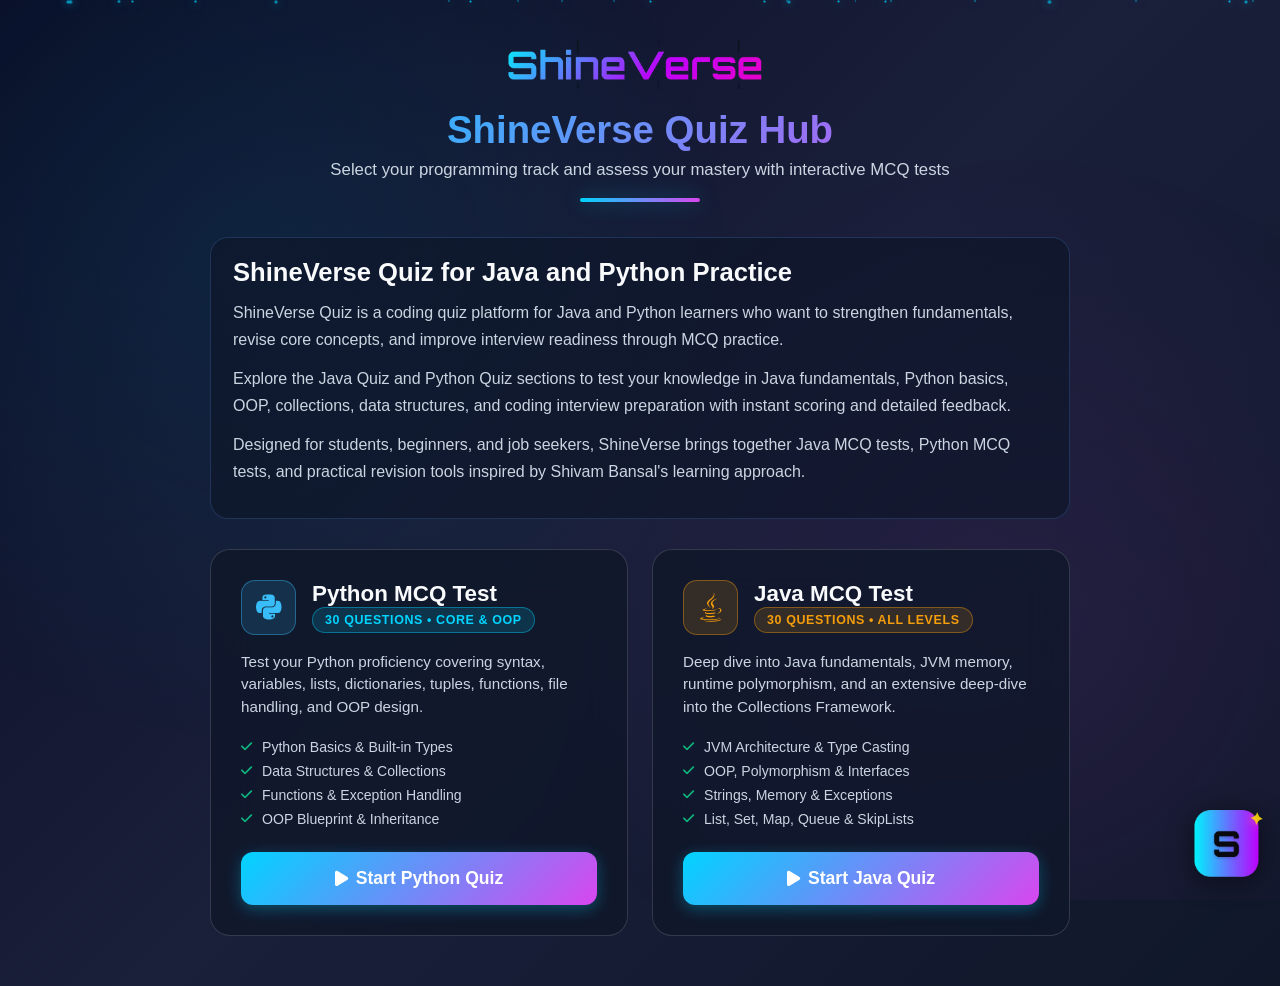
<file: index.html>
<!DOCTYPE html>
<html lang="en">

<head>
    <meta charset="UTF-8" />
    <meta name="viewport" content="width=device-width, initial-scale=1.0" />
    <title>ShineVerse Programming Quiz Hub | Java & Python MCQ Tests</title>
    <meta name="description" content="ShineVerse Quiz offers Java Quiz and Python Quiz practice tests for coding interview preparation, MCQ revision, and programming skill-building with Shivam Bansal's learning platform." />
    <meta name="robots" content="index,follow,max-image-preview:large,max-snippet:-1,max-video-preview:-1" />
    <meta name="author" content="ShineVerse | Shivam Bansal" />
    <meta name="keywords" content="ShineVerse Quiz, ShineVerse, Shivam Bansal, Java Quiz, Python Quiz, Java MCQ test, Python MCQ test, Java interview questions, Python interview questions, coding quiz, programming quiz, Java practice test, Python practice test, Java fundamentals quiz, Python fundamentals quiz, coding interview preparation, online quiz platform, Java and Python learning, ShineVerse Academy" />
    <meta name="theme-color" content="#0b1020" />
    <link rel="canonical" href="https://shineverse-quiz.vercel.app/" />
    <link rel="preconnect" href="https://fonts.googleapis.com" />
    <link rel="preconnect" href="https://cdnjs.cloudflare.com" />
    <meta property="og:type" content="website" />
    <meta property="og:title" content="ShineVerse Quiz Hub | Java & Python MCQ Practice" />
    <meta property="og:description" content="Practice Java and Python with ShineVerse Quiz, designed for coding interview prep, MCQ tests, and learner growth." />
    <meta property="og:url" content="https://shineverse-quiz.vercel.app/" />
    <meta property="og:image" content="https://shineverse-quiz.vercel.app/social-preview.svg" />
    <meta property="og:image:alt" content="ShineVerse Quiz Hub preview" />
    <meta property="og:site_name" content="ShineVerse Quiz Hub" />
    <meta name="twitter:card" content="summary_large_image" />
    <meta name="twitter:title" content="ShineVerse Quiz Hub | Java & Python MCQ Practice" />
    <meta name="twitter:description" content="Java Quiz and Python Quiz practice for interview prep, problem solving, and learning with ShineVerse." />
    <meta name="twitter:image" content="https://shineverse-quiz.vercel.app/social-preview.svg" />
    <script type="application/ld+json">
        {
          "@context": "https://schema.org",
          "@type": "WebSite",
          "name": "ShineVerse Quiz Hub",
          "url": "https://shineverse-quiz.vercel.app/",
          "description": "Java Quiz and Python Quiz platform for coding practice and interview preparation.",
          "publisher": {
            "@type": "Organization",
            "name": "ShineVerse",
            "url": "https://shivambansal.co.in"
          },
          "potentialAction": {
            "@type": "SearchAction",
            "target": "https://shineverse-quiz.vercel.app/?q={search_term_string}",
            "query-input": "required name=search_term_string"
          }
        }
    </script>

    <link rel="stylesheet" href="Java_Quiz/style.css" />
    <link href="https://cdnjs.cloudflare.com/ajax/libs/font-awesome/6.4.0/css/all.min.css" rel="stylesheet" />
    <link rel="stylesheet" href="https://unpkg.com/aos@2.3.1/dist/aos.css" />
    <style>
        .hub-grid {
            display: grid;
            grid-template-columns: repeat(auto-fit, minmax(320px, 1fr));
            gap: 24px;
            margin: 30px 0;
        }

        .quiz-card {
            background: rgba(15, 23, 42, 0.8);
            border: 1px solid var(--border-color);
            border-radius: 20px;
            padding: 30px;
            display: flex;
            flex-direction: column;
            justify-content: space-between;
            transition: var(--transition);
            position: relative;
            overflow: hidden;
            backdrop-filter: blur(20px);
        }

        .quiz-card:hover {
            transform: translateY(-8px);
            box-shadow: 0 12px 35px rgba(0, 212, 255, 0.25);
            border-color: var(--primary);
        }

        .quiz-card-header {
            display: flex;
            align-items: center;
            gap: 16px;
            margin-bottom: 16px;
        }

        .quiz-icon-badge {
            width: 55px;
            height: 55px;
            border-radius: 14px;
            display: flex;
            align-items: center;
            justify-content: center;
            font-size: 1.8rem;
        }

        .icon-python {
            background: rgba(56, 189, 248, 0.15);
            color: #38bdf8;
            border: 1px solid rgba(56, 189, 248, 0.4);
        }

        .icon-java {
            background: rgba(245, 158, 11, 0.15);
            color: #f59e0b;
            border: 1px solid rgba(245, 158, 11, 0.4);
        }

        .quiz-card-title {
            font-size: 1.4rem;
            font-weight: 700;
            color: var(--text-primary);
        }

        .quiz-card-desc {
            font-size: 0.95rem;
            color: var(--text-secondary);
            line-height: 1.5;
            margin-bottom: 20px;
        }

        .quiz-features-list {
            list-style: none;
            padding: 0;
            margin-bottom: 25px;
            display: flex;
            flex-direction: column;
            gap: 8px;
        }

        .quiz-features-list li {
            font-size: 0.88rem;
            color: var(--text-secondary);
            display: flex;
            align-items: center;
            gap: 10px;
        }

        .quiz-features-list li i {
            color: var(--success);
            font-size: 0.8rem;
        }

        .seo-copy {
            margin: 20px 0 10px;
            padding: 20px 22px;
            border: 1px solid rgba(95, 160, 255, 0.2);
            border-radius: 18px;
            background: rgba(15, 23, 42, 0.72);
        }

        .seo-copy h2 {
            margin-bottom: 12px;
            font-size: clamp(1.5rem, 2vw, 2.1rem);
            color: var(--text-primary);
        }

        .seo-copy p {
            margin: 0 0 12px;
            color: var(--text-secondary);
            line-height: 1.7;
            font-size: 1rem;
        }

        @media (max-width: 640px) {
            .container {
                padding-left: 16px;
                padding-right: 16px;
            }

            .quiz-card {
                padding: 22px 18px;
            }

            .quiz-card-header {
                align-items: flex-start;
                flex-direction: column;
            }

            .quiz-card-title {
                font-size: 1.2rem;
            }

            .footer-branding {
                top: 16px;
                right: 16px;
            }
        }
    </style>
</head>

<body>
    <div id="particlesContainer"></div>

    <a href="https://shivambansal.co.in" target="_blank" class="footer-branding">
        <img src="Java_Quiz/ShineVerseLogo.png" alt="ShineVerse Logo" height="75px" width="75px" />
    </a>

    <div class="container">
        <header data-aos="fade-down">
            <div class="logo">
                <a href="https://shivambansal.co.in" target="_blank">
                    <img src="Java_Quiz/ShineVerse.png" alt="ShineVerse Logo" />
                </a>
            </div>
            <h1>ShineVerse Quiz Hub</h1>
            <p class="subtitle">Select your programming track and assess your mastery with interactive MCQ tests</p>
        </header>

        <section class="seo-copy" data-aos="fade-up">
            <h2>ShineVerse Quiz for Java and Python Practice</h2>
            <p>
                ShineVerse Quiz is a coding quiz platform for Java and Python learners who want to strengthen fundamentals, revise core concepts, and improve interview readiness through MCQ practice.
            </p>
            <p>
                Explore the Java Quiz and Python Quiz sections to test your knowledge in Java fundamentals, Python basics, OOP, collections, data structures, and coding interview preparation with instant scoring and detailed feedback.
            </p>
            <p>
                Designed for students, beginners, and job seekers, ShineVerse brings together Java MCQ tests, Python MCQ tests, and practical revision tools inspired by Shivam Bansal's learning approach.
            </p>
        </section>

        <div class="hub-grid">
            <!-- Python Quiz Card -->
            <div class="quiz-card" data-aos="fade-right" data-aos-delay="100">
                <div>
                    <div class="quiz-card-header">
                        <div class="quiz-icon-badge icon-python">
                            <i class="fab fa-python"></i>
                        </div>
                        <div>
                            <div class="quiz-card-title">Python MCQ Test</div>
                            <span class="badge badge-category">30 Questions • Core &amp; OOP</span>
                        </div>
                    </div>
                    <p class="quiz-card-desc">
                        Test your Python proficiency covering syntax, variables, lists, dictionaries, tuples, functions, file handling, and OOP design.
                    </p>
                    <ul class="quiz-features-list">
                        <li><i class="fas fa-check"></i> Python Basics &amp; Built-in Types</li>
                        <li><i class="fas fa-check"></i> Data Structures &amp; Collections</li>
                        <li><i class="fas fa-check"></i> Functions &amp; Exception Handling</li>
                        <li><i class="fas fa-check"></i> OOP Blueprint &amp; Inheritance</li>
                    </ul>
                </div>
                <a href="Python_Quiz/index.html" class="btn btn-primary btn-lg" style="width: 100%;">
                    <i class="fas fa-play"></i> Start Python Quiz
                </a>
            </div>

            <!-- Java Quiz Card -->
            <div class="quiz-card" data-aos="fade-left" data-aos-delay="200">
                <div>
                    <div class="quiz-card-header">
                        <div class="quiz-icon-badge icon-java">
                            <i class="fab fa-java"></i>
                        </div>
                        <div>
                            <div class="quiz-card-title">Java MCQ Test</div>
                            <span class="badge badge-medium">30 Questions • All Levels</span>
                        </div>
                    </div>
                    <p class="quiz-card-desc">
                        Deep dive into Java fundamentals, JVM memory, runtime polymorphism, and an extensive deep-dive into the Collections Framework.
                    </p>
                    <ul class="quiz-features-list">
                        <li><i class="fas fa-check"></i> JVM Architecture &amp; Type Casting</li>
                        <li><i class="fas fa-check"></i> OOP, Polymorphism &amp; Interfaces</li>
                        <li><i class="fas fa-check"></i> Strings, Memory &amp; Exceptions</li>
                        <li><i class="fas fa-check"></i> List, Set, Map, Queue &amp; SkipLists</li>
                    </ul>
                </div>
                <a href="Java_Quiz/index.html" class="btn btn-primary btn-lg" style="width: 100%;">
                    <i class="fas fa-play"></i> Start Java Quiz
                </a>
            </div>
        </div>
    </div>

    <script src="https://unpkg.com/aos@2.3.1/dist/aos.js"></script>
    <script>
        // Background particles
        function createParticles() {
            const container = document.getElementById("particlesContainer");
            if (!container) return;
            for (let i = 0; i < 25; i++) {
                const particle = document.createElement("div");
                particle.className = "particle";
                particle.style.left = Math.random() * 100 + "%";
                particle.style.animationDelay = Math.random() * 20 + "s";
                particle.style.animationDuration = 15 + Math.random() * 20 + "s";
                particle.style.width = particle.style.height = (Math.random() * 3 + 1.5) + "px";
                container.appendChild(particle);
            }
        }
        document.addEventListener("DOMContentLoaded", () => {
            createParticles();
            if (typeof AOS !== "undefined") {
                AOS.init({ duration: 800, once: true });
            }
        });
    </script>
</body>

</html>
</file>
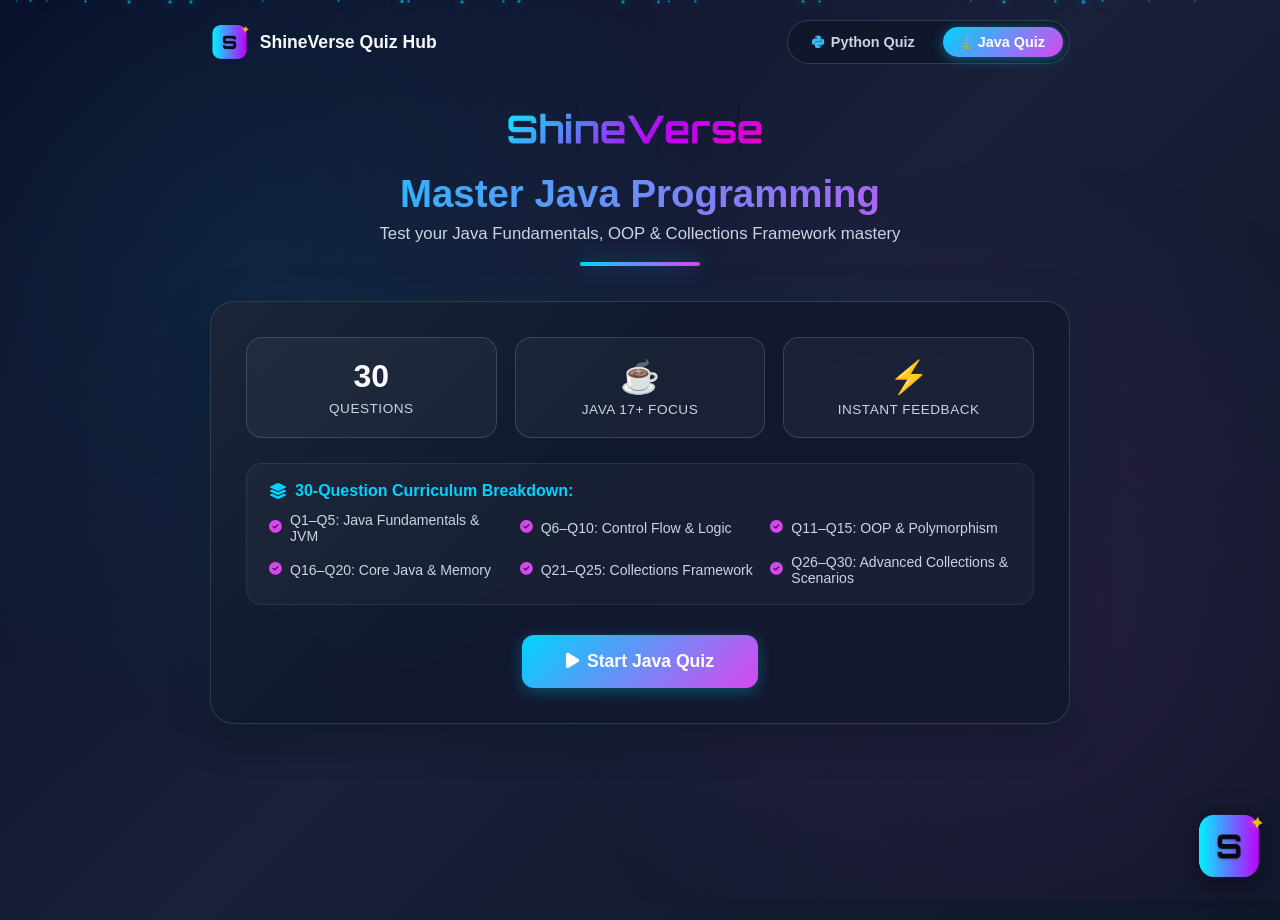
<file: Java Quiz/index.html>
<!DOCTYPE html>
<html lang="en">

<head>
    <meta charset="UTF-8" />
    <meta name="viewport" content="width=device-width, initial-scale=1.0" />
    <title>Java MCQ Test - ShineVerse</title>
    <meta name="description" content="Take the ShineVerse Java Quiz to practice Java MCQ questions on OOP, collections, JVM, fundamentals, and interview-ready coding concepts." />
    <meta name="robots" content="index,follow,max-image-preview:large,max-snippet:-1,max-video-preview:-1" />
    <meta name="author" content="ShineVerse | Shivam Bansal" />
    <meta name="keywords" content="Java Quiz, Java MCQ test, ShineVerse Quiz, Java fundamentals quiz, Java interview questions, Java practice questions, OOP quiz, Java collections quiz, Java programming test, Shivam Bansal, ShineVerse Academy, Java coding quiz" />
    <meta name="theme-color" content="#0b1020" />
    <link rel="canonical" href="https://shineverse-quiz.vercel.app/Java%20Quiz/index.html" />
    <link rel="preconnect" href="https://fonts.googleapis.com" />
    <link rel="preconnect" href="https://cdnjs.cloudflare.com" />
    <meta property="og:type" content="website" />
    <meta property="og:title" content="Java MCQ Test - ShineVerse" />
    <meta property="og:description" content="Challenge your Java knowledge with ShineVerse MCQ questions on fundamentals, OOP, memory, and collections." />
    <meta property="og:url" content="https://shineverse-quiz.vercel.app/Java%20Quiz/index.html" />
    <meta property="og:image" content="https://shineverse-quiz.vercel.app/social-preview.svg" />
    <meta property="og:image:alt" content="ShineVerse Java Quiz preview" />
    <meta property="og:site_name" content="ShineVerse Quiz Hub" />
    <meta name="twitter:card" content="summary_large_image" />
    <meta name="twitter:title" content="Java MCQ Test - ShineVerse" />
    <meta name="twitter:description" content="Practice Java fundamentals, OOP, and collections with a complete ShineVerse quiz challenge." />
    <meta name="twitter:image" content="https://shineverse-quiz.vercel.app/social-preview.svg" />
    <script type="application/ld+json">
        {
          "@context": "https://schema.org",
          "@type": "Quiz",
          "name": "Java MCQ Test - ShineVerse",
          "description": "A Java programming MCQ assessment covering fundamentals, OOP, collections, and interview-ready Java concepts.",
          "learningResourceType": "Quiz",
          "educationalLevel": "Intermediate",
          "provider": {
            "@type": "Organization",
            "name": "ShineVerse",
            "url": "https://shivambansal.co.in"
          }
        }
    </script>

    <link rel="stylesheet" href="style.css" />
    <link href="https://cdnjs.cloudflare.com/ajax/libs/font-awesome/6.4.0/css/all.min.css" rel="stylesheet" />
    <link rel="stylesheet" href="https://unpkg.com/aos@2.3.1/dist/aos.css" />
</head>

<body>
    <div id="particlesContainer"></div>

    <!-- Navigation Bar & Quiz Switcher -->
    <nav class="top-nav" data-aos="fade-down">
        <a href="https://shivambansal.co.in" target="_blank" class="nav-brand-link">
            <img src="ShineVerseLogo.png" alt="ShineVerse Logo" class="nav-brand-img" />
            <span>ShineVerse Quiz Hub</span>
        </a>
        <div class="quiz-switcher">
            <a href="../Python Quiz/index.html" class="switch-tab">
                <i class="fab fa-python" style="color: #38bdf8;"></i> Python Quiz
            </a>
            <a href="index.html" class="switch-tab active">
                <i class="fab fa-java" style="color: #f59e0b;"></i> Java Quiz
            </a>
        </div>
    </nav>

    <!-- Floating Footer Branding -->
    <a href="https://shivambansal.co.in" target="_blank" class="footer-branding">
        <img src="ShineVerseLogo.png" alt="ShineVerse Logo" height="70px" width="70px" />
    </a>

    <div class="container">
        <!-- Main Header -->
        <header data-aos="fade-down">
            <div class="logo">
                <a href="https://shivambansal.co.in" target="_blank">
                    <img src="ShineVerse.png" alt="ShineVerse Logo" />
                </a>
            </div>
            <h1>Master Java Programming</h1>
            <p class="subtitle" id="subtitle">Test your Java Fundamentals, OOP &amp; Collections Framework mastery</p>
        </header>

        <!-- Start Screen -->
        <section id="startScreen" class="card screen-enter" data-aos="fade-up">
            <div class="stats">
                <div class="stat" data-aos="zoom-in" data-aos-delay="100">
                    <div class="number" id="questionCountStat">30</div>
                    <div class="label">Questions</div>
                </div>
                <div class="stat" data-aos="zoom-in" data-aos-delay="200">
                    <div class="number">☕</div>
                    <div class="label">Java 17+ Focus</div>
                </div>
                <div class="stat" data-aos="zoom-in" data-aos-delay="300">
                    <div class="number">⚡</div>
                    <div class="label">Instant Feedback</div>
                </div>
            </div>

            <!-- Curriculum Overview -->
            <div class="curriculum-preview" data-aos="fade-up" data-aos-delay="350">
                <div class="curriculum-title">
                    <i class="fas fa-layer-group"></i> 30-Question Curriculum Breakdown:
                </div>
                <div class="curriculum-grid">
                    <div class="curriculum-item"><i class="fas fa-check-circle"></i> Q1–Q5: Java Fundamentals &amp; JVM</div>
                    <div class="curriculum-item"><i class="fas fa-check-circle"></i> Q6–Q10: Control Flow &amp; Logic</div>
                    <div class="curriculum-item"><i class="fas fa-check-circle"></i> Q11–Q15: OOP &amp; Polymorphism</div>
                    <div class="curriculum-item"><i class="fas fa-check-circle"></i> Q16–Q20: Core Java &amp; Memory</div>
                    <div class="curriculum-item"><i class="fas fa-check-circle"></i> Q21–Q25: Collections Framework</div>
                    <div class="curriculum-item"><i class="fas fa-check-circle"></i> Q26–Q30: Advanced Collections &amp; Scenarios</div>
                </div>
            </div>

            <div class="center">
                <button class="btn btn-primary btn-lg" id="startBtn" data-aos="fade-up" data-aos-delay="400">
                    <i class="fas fa-play"></i> Start Java Quiz
                </button>
            </div>
        </section>

        <!-- Quiz Screen -->
        <section id="quizScreen" class="card hidden screen-enter">
            <div class="quiz-header">
                <div class="progress-bar">
                    <div class="progress-fill" id="progressFill"></div>
                </div>

                <div class="progress-text">
                    <span id="questionCounter">Question 1 of 30</span>
                    <span id="answeredCounter">0 of 30 answered</span>
                </div>

                <div class="badge-group">
                    <span class="badge badge-category" id="badgeCategory">Java Fundamentals</span>
                    <span class="badge badge-easy" id="badgeDifficulty">Easy</span>
                    <button class="btn btn-outline" id="hintBtn" style="margin-left: auto;" title="Click or press 'H' for a hint">
                        <i class="fas fa-lightbulb"></i> Hint
                    </button>
                </div>

                <div id="hintContainer" class="hidden"></div>
            </div>

            <div class="quiz-content">
                <div class="question-text-wrapper" id="questionContent"></div>
                <div class="options" id="optionsContainer"></div>
            </div>

            <div class="nav">
                <button class="btn btn-secondary" id="prevBtn">
                    <i class="fas fa-chevron-left"></i> Previous
                </button>
                <div class="nav-group">
                    <button class="btn btn-primary" id="nextBtn">
                        Next <i class="fas fa-chevron-right"></i>
                    </button>
                    <button class="btn btn-success hidden" id="submitBtn">
                        <i class="fas fa-check-circle"></i> Submit Java Quiz
                    </button>
                </div>
            </div>
        </section>

        <!-- Results Screen -->
        <section id="resultScreen" class="card hidden center-text screen-enter">
            <div class="result-header" data-aos="zoom-in">
                <div class="result-emoji" id="resultEmoji">🎉</div>
                <h2 class="result-title" id="resultTitle">Outstanding Mastery!</h2>
                <div id="performanceBadge" class="feedback-badge perf-excellent">Performance: Excellent</div>
                <p class="feedback-message" id="feedbackMessage">You have demonstrated exceptional Java skills.</p>
            </div>

            <!-- Glowing Circular Score Progress -->
            <div class="result-stats" data-aos="fade-up" data-aos-delay="200">
                <div class="score-circle">
                    <svg viewBox="0 0 100 100">
                        <defs>
                            <linearGradient id="circleGradient" x1="0%" y1="0%" x2="100%" y2="100%">
                                <stop offset="0%" style="stop-color:#00d4ff;stop-opacity:1" />
                                <stop offset="100%" style="stop-color:#d946ef;stop-opacity:1" />
                            </linearGradient>
                        </defs>
                        <circle cx="50" cy="50" r="45" class="progress-circle-bg"></circle>
                        <circle cx="50" cy="50" r="45" class="progress-circle-fill" id="progressCircle"></circle>
                    </svg>
                    <div class="score-text">
                        <span class="score-percentage" id="finalPercentage">0%</span>
                    </div>
                </div>
            </div>

            <!-- Metric Summary Grid -->
            <div class="result-details" data-aos="fade-up" data-aos-delay="300">
                <h3 id="resultScore">You scored 0 / 30</h3>

                <div class="stats-grid">
                    <div class="detail-stat">
                        <div class="detail-label">Correct Answers</div>
                        <div class="detail-value" id="correctCount" style="color: var(--success);">0</div>
                    </div>
                    <div class="detail-stat">
                        <div class="detail-label">Wrong Answers</div>
                        <div class="detail-value" id="incorrectCount" style="color: var(--danger);">0</div>
                    </div>
                    <div class="detail-stat">
                        <div class="detail-label">Accuracy Rate</div>
                        <div class="detail-value" id="accuracyRate" style="color: var(--primary);">0%</div>
                    </div>
                </div>
            </div>

            <!-- Result Actions -->
            <div class="result-actions" data-aos="fade-up" data-aos-delay="350">
                <a href="../Python Quiz/index.html" class="btn btn-secondary">
                    <i class="fab fa-python"></i> Try Python Quiz
                </a>
            </div>

            <!-- Answer Review Section -->
            <div class="review-container" id="reviewSection">
                <div class="review-header">
                    <div class="review-title">
                        <i class="fas fa-clipboard-check" style="color: var(--primary);"></i> Detailed Answer Review
                    </div>
                    <div class="review-filter-group">
                        <button class="filter-btn active" data-filter="all">All (30)</button>
                        <button class="filter-btn" data-filter="correct">Correct</button>
                        <button class="filter-btn" data-filter="incorrect">Incorrect</button>
                    </div>
                </div>

                <div class="review-list" id="reviewList"></div>
            </div>
        </section>

        <!-- Blocked Screen (for saved state) -->
        <section id="blockedScreen" class="card hidden center-text screen-enter">
            <div class="blocked-content" data-aos="zoom-in">
                <div class="blocked-emoji">🔒</div>
                <h2 class="blocked-title">Java Quiz Completed!</h2>
                <p class="blocked-message">You have already completed this session. Your score has been securely saved.</p>

                <div class="saved-score-display" data-aos="fade-up" data-aos-delay="200">
                    <p class="saved-score-label">Your Saved Score:</p>
                    <p class="saved-score" id="savedScore">0%</p>
                </div>

                <div class="blocked-actions">
                    <a href="../Python Quiz/index.html" class="btn btn-secondary">
                        <i class="fab fa-python"></i> Go to Python Quiz
                    </a>
                </div>
            </div>
        </section>
    </div>

    <!-- Scripts -->
    <script src="data.js"></script>
    <script src="script.js"></script>
    <script src="https://unpkg.com/aos@2.3.1/dist/aos.js"></script>
</body>

</html>
</file>
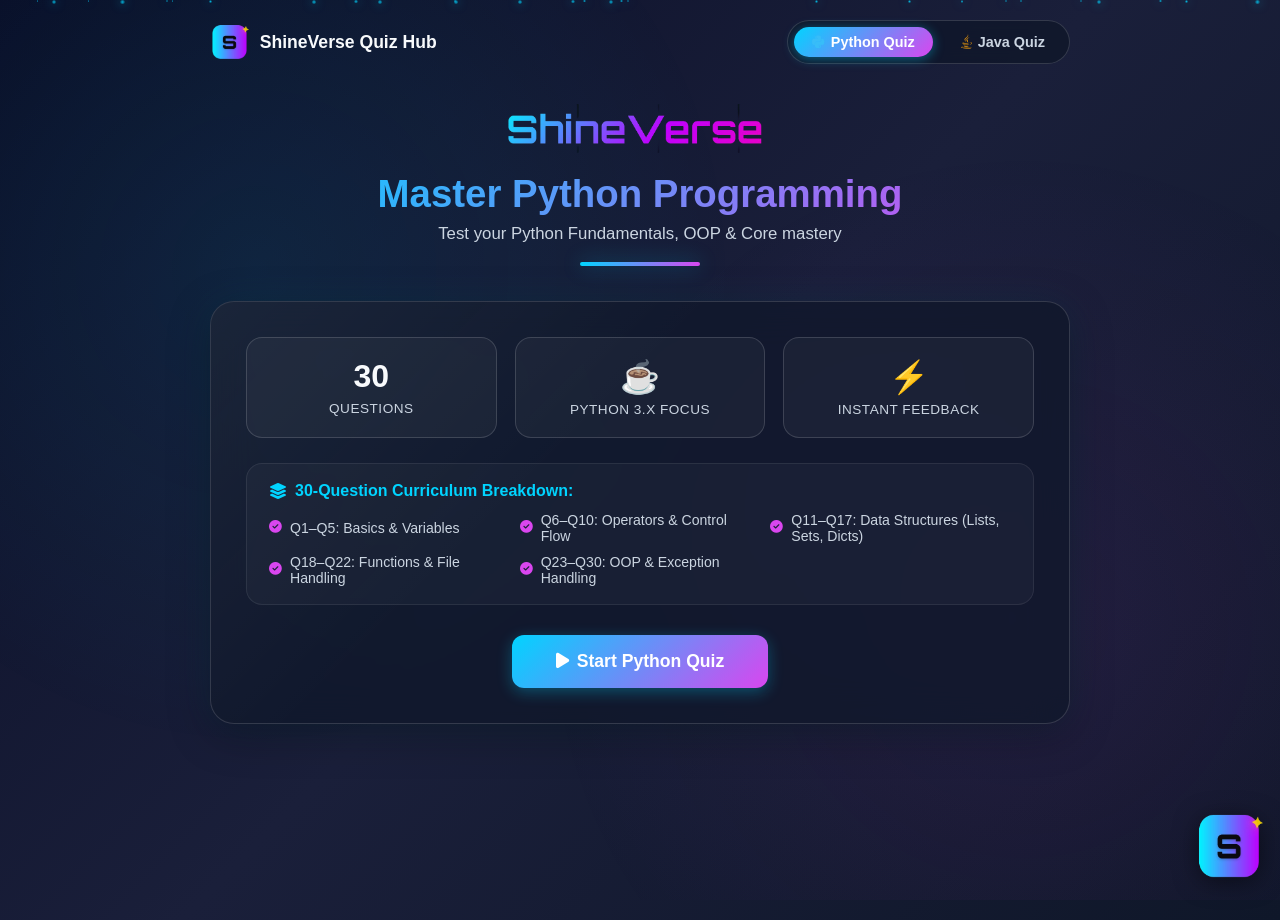
<file: Python Quiz/index.html>
<!DOCTYPE html>
<html lang="en">

<head>
    <meta charset="UTF-8" />
    <meta name="viewport" content="width=device-width, initial-scale=1.0" />
    <title>Python MCQ Test - ShineVerse</title>
    <meta name="description" content="Take the ShineVerse Python Quiz to practice Python MCQ questions on data structures, OOP, control flow, and interview-ready programming concepts." />
    <meta name="robots" content="index,follow,max-image-preview:large,max-snippet:-1,max-video-preview:-1" />
    <meta name="author" content="ShineVerse | Shivam Bansal" />
    <meta name="keywords" content="Python Quiz, Python MCQ test, ShineVerse Quiz, Python fundamentals quiz, Python interview questions, Python practice questions, OOP quiz, data structures quiz, Python programming test, Shivam Bansal, ShineVerse Academy, Python coding quiz" />
    <meta name="theme-color" content="#0b1020" />
    <link rel="canonical" href="https://shineverse-quiz.vercel.app/Python%20Quiz/index.html" />
    <link rel="preconnect" href="https://fonts.googleapis.com" />
    <link rel="preconnect" href="https://cdnjs.cloudflare.com" />
    <meta property="og:type" content="website" />
    <meta property="og:title" content="Python MCQ Test - ShineVerse" />
    <meta property="og:description" content="Sharpen your Python skills with ShineVerse MCQ coverage on syntax, data structures, OOP, and exceptions." />
    <meta property="og:url" content="https://shineverse-quiz.vercel.app/Python%20Quiz/index.html" />
    <meta property="og:image" content="https://shineverse-quiz.vercel.app/social-preview.svg" />
    <meta property="og:image:alt" content="ShineVerse Python Quiz preview" />
    <meta property="og:site_name" content="ShineVerse Quiz Hub" />
    <meta name="twitter:card" content="summary_large_image" />
    <meta name="twitter:title" content="Python MCQ Test - ShineVerse" />
    <meta name="twitter:description" content="Test Python basics, OOP, and data structures with a complete ShineVerse quiz challenge." />
    <meta name="twitter:image" content="https://shineverse-quiz.vercel.app/social-preview.svg" />
    <script type="application/ld+json">
        {
          "@context": "https://schema.org",
          "@type": "Quiz",
          "name": "Python MCQ Test - ShineVerse",
          "description": "A Python programming MCQ assessment covering fundamentals, control flow, data structures, OOP, and interview-ready Python concepts.",
          "learningResourceType": "Quiz",
          "educationalLevel": "Intermediate",
          "provider": {
            "@type": "Organization",
            "name": "ShineVerse",
            "url": "https://shivambansal.co.in"
          }
        }
    </script>

    <link rel="stylesheet" href="style.css" />
    <link href="https://cdnjs.cloudflare.com/ajax/libs/font-awesome/6.4.0/css/all.min.css" rel="stylesheet" />
    <link rel="stylesheet" href="https://unpkg.com/aos@2.3.1/dist/aos.css" />
</head>

<body>
    <div id="particlesContainer"></div>

    <!-- Navigation Bar & Quiz Switcher -->
    <nav class="top-nav" data-aos="fade-down">
        <a href="https://shivambansal.co.in" target="_blank" class="nav-brand-link">
            <img src="ShineVerseLogo.png" alt="ShineVerse Logo" class="nav-brand-img" />
            <span>ShineVerse Quiz Hub</span>
        </a>
        <div class="quiz-switcher">
            <a href="index.html" class="switch-tab active">
                <i class="fab fa-python" style="color: #38bdf8;"></i> Python Quiz
            </a>
            <a href="../Java Quiz/index.html" class="switch-tab">
                <i class="fab fa-java" style="color: #f59e0b;"></i> Java Quiz
            </a>
        </div>
    </nav>

    <!-- Floating Footer Branding -->
    <a href="https://shivambansal.co.in" target="_blank" class="footer-branding">
        <img src="ShineVerseLogo.png" alt="ShineVerse Logo" height="70px" width="70px" />
    </a>

    <div class="container">
        <!-- Main Header -->
        <header data-aos="fade-down">
            <div class="logo">
                <a href="https://shivambansal.co.in" target="_blank">
                    <img src="ShineVerse.png" alt="ShineVerse Logo" />
                </a>
            </div>
            <h1>Master Python Programming</h1>
            <p class="subtitle" id="subtitle">Test your Python Fundamentals, OOP &amp; Core mastery</p>
        </header>

        <!-- Start Screen -->
        <section id="startScreen" class="card screen-enter" data-aos="fade-up">
            <div class="stats">
                <div class="stat" data-aos="zoom-in" data-aos-delay="100">
                    <div class="number" id="questionCountStat">30</div>
                    <div class="label">Questions</div>
                </div>
                <div class="stat" data-aos="zoom-in" data-aos-delay="200">
                    <div class="number">☕</div>
                    <div class="label">Python 3.x Focus</div>
                </div>
                <div class="stat" data-aos="zoom-in" data-aos-delay="300">
                    <div class="number">⚡</div>
                    <div class="label">Instant Feedback</div>
                </div>
            </div>

            <!-- Curriculum Overview -->
            <div class="curriculum-preview" data-aos="fade-up" data-aos-delay="350">
                <div class="curriculum-title">
                    <i class="fas fa-layer-group"></i> 30-Question Curriculum Breakdown:
                </div>
                <div class="curriculum-grid">
                    <div class="curriculum-item"><i class="fas fa-check-circle"></i> Q1–Q5: Basics & Variables</div>
                    <div class="curriculum-item"><i class="fas fa-check-circle"></i> Q6–Q10: Operators & Control Flow</div>
                    <div class="curriculum-item"><i class="fas fa-check-circle"></i> Q11–Q17: Data Structures (Lists, Sets, Dicts)</div>
                    <div class="curriculum-item"><i class="fas fa-check-circle"></i> Q18–Q22: Functions & File Handling</div>
                    <div class="curriculum-item"><i class="fas fa-check-circle"></i> Q23–Q30: OOP & Exception Handling</div>
                </div>
            </div>

            <div class="center">
                <button class="btn btn-primary btn-lg" id="startBtn" data-aos="fade-up" data-aos-delay="400">
                    <i class="fas fa-play"></i> Start Python Quiz
                </button>
            </div>
        </section>

        <!-- Quiz Screen -->
        <section id="quizScreen" class="card hidden screen-enter">
            <div class="quiz-header">
                <div class="progress-bar">
                    <div class="progress-fill" id="progressFill"></div>
                </div>

                <div class="progress-text">
                    <span id="questionCounter">Question 1 of 30</span>
                    <span id="answeredCounter">0 of 30 answered</span>
                </div>

                <div class="badge-group">
                    <span class="badge badge-category" id="badgeCategory">Python Fundamentals</span>
                    <span class="badge badge-easy" id="badgeDifficulty">Easy</span>
                    <button class="btn btn-outline" id="hintBtn" style="margin-left: auto;" title="Click or press 'H' for a hint">
                        <i class="fas fa-lightbulb"></i> Hint
                    </button>
                </div>

                <div id="hintContainer" class="hidden"></div>
            </div>

            <div class="quiz-content">
                <div class="question-text-wrapper" id="questionContent"></div>
                <div class="options" id="optionsContainer"></div>
            </div>

            <div class="nav">
                <button class="btn btn-secondary" id="prevBtn">
                    <i class="fas fa-chevron-left"></i> Previous
                </button>
                <div class="nav-group">
                    <button class="btn btn-primary" id="nextBtn">
                        Next <i class="fas fa-chevron-right"></i>
                    </button>
                    <button class="btn btn-success hidden" id="submitBtn">
                        <i class="fas fa-check-circle"></i> Submit Python Quiz
                    </button>
                </div>
            </div>
        </section>

        <!-- Results Screen -->
        <section id="resultScreen" class="card hidden center-text screen-enter">
            <div class="result-header" data-aos="zoom-in">
                <div class="result-emoji" id="resultEmoji">🎉</div>
                <h2 class="result-title" id="resultTitle">Outstanding Mastery!</h2>
                <div id="performanceBadge" class="feedback-badge perf-excellent">Performance: Excellent</div>
                <p class="feedback-message" id="feedbackMessage">You have demonstrated exceptional Python skills.</p>
            </div>

            <!-- Glowing Circular Score Progress -->
            <div class="result-stats" data-aos="fade-up" data-aos-delay="200">
                <div class="score-circle">
                    <svg viewBox="0 0 100 100">
                        <defs>
                            <linearGradient id="circleGradient" x1="0%" y1="0%" x2="100%" y2="100%">
                                <stop offset="0%" style="stop-color:#00d4ff;stop-opacity:1" />
                                <stop offset="100%" style="stop-color:#d946ef;stop-opacity:1" />
                            </linearGradient>
                        </defs>
                        <circle cx="50" cy="50" r="45" class="progress-circle-bg"></circle>
                        <circle cx="50" cy="50" r="45" class="progress-circle-fill" id="progressCircle"></circle>
                    </svg>
                    <div class="score-text">
                        <span class="score-percentage" id="finalPercentage">0%</span>
                    </div>
                </div>
            </div>

            <!-- Metric Summary Grid -->
            <div class="result-details" data-aos="fade-up" data-aos-delay="300">
                <h3 id="resultScore">You scored 0 / 30</h3>

                <div class="stats-grid">
                    <div class="detail-stat">
                        <div class="detail-label">Correct Answers</div>
                        <div class="detail-value" id="correctCount" style="color: var(--success);">0</div>
                    </div>
                    <div class="detail-stat">
                        <div class="detail-label">Wrong Answers</div>
                        <div class="detail-value" id="incorrectCount" style="color: var(--danger);">0</div>
                    </div>
                    <div class="detail-stat">
                        <div class="detail-label">Accuracy Rate</div>
                        <div class="detail-value" id="accuracyRate" style="color: var(--primary);">0%</div>
                    </div>
                </div>
            </div>

            <!-- Result Actions -->
            <div class="result-actions" data-aos="fade-up" data-aos-delay="350">
                <a href="../Java Quiz/index.html" class="btn btn-secondary">
                    <i class="fab fa-java"></i> Try Java Quiz
                </a>
            </div>

            <!-- Answer Review Section -->
            <div class="review-container" id="reviewSection">
                <div class="review-header">
                    <div class="review-title">
                        <i class="fas fa-clipboard-check" style="color: var(--primary);"></i> Detailed Answer Review
                    </div>
                    <div class="review-filter-group">
                        <button class="filter-btn active" data-filter="all">All (30)</button>
                        <button class="filter-btn" data-filter="correct">Correct</button>
                        <button class="filter-btn" data-filter="incorrect">Incorrect</button>
                    </div>
                </div>

                <div class="review-list" id="reviewList"></div>
            </div>
        </section>

        <!-- Blocked Screen (for saved state) -->
        <section id="blockedScreen" class="card hidden center-text screen-enter">
            <div class="blocked-content" data-aos="zoom-in">
                <div class="blocked-emoji">🔒</div>
                <h2 class="blocked-title">Python Quiz Completed!</h2>
                <p class="blocked-message">You have already completed this session. Your score has been securely saved.</p>

                <div class="saved-score-display" data-aos="fade-up" data-aos-delay="200">
                    <p class="saved-score-label">Your Saved Score:</p>
                    <p class="saved-score" id="savedScore">0%</p>
                </div>

                <div class="blocked-actions">
                    <a href="../Java Quiz/index.html" class="btn btn-secondary">
                        <i class="fab fa-java"></i> Go to Java Quiz
                    </a>
                </div>
            </div>
        </section>
    </div>

    <!-- Scripts -->
    <script src="data.js"></script>
    <script src="script.js"></script>
    <script src="https://unpkg.com/aos@2.3.1/dist/aos.js"></script>
</body>

</html>
</file>
<file: Java_Quiz/style.css>
* {
    margin: 0;
    padding: 0;
    box-sizing: border-box;
}

:root {
    --primary: #00d4ff;
    --secondary: #d946ef;
    --accent-orange: #f59e0b;
    --success: #10b981;
    --danger: #ef4444;
    --text-primary: #f8fafc;
    --text-secondary: #cbd5e1;
    --text-muted: #94a3b8;
    --border-color: rgba(255, 255, 255, 0.15);
    --card-bg: rgba(15, 23, 42, 0.75);
    --code-bg: rgba(10, 14, 39, 0.85);
    --transition: all 0.3s cubic-bezier(0.4, 0, 0.2, 1);
}

html {
    scroll-behavior: smooth;
}

body {
    font-family: 'Segoe UI', Tahoma, Geneva, Verdana, sans-serif;
    background: linear-gradient(135deg, #0a0e27, #1a1f3a, #0f1729);
    color: var(--text-primary);
    min-height: 100vh;
    overflow-x: hidden;
}

body::before {
    content: "";
    position: fixed;
    inset: 0;
    background:
        radial-gradient(circle at 20% 30%, rgba(0,212,255,.08), transparent 40%),
        radial-gradient(circle at 80% 70%, rgba(217,70,239,.08), transparent 40%);
    pointer-events: none;
    z-index: 0;
}

/* ===== PARTICLES BACKGROUND ===== */
#particlesContainer {
    position: fixed;
    top: 0;
    left: 0;
    width: 100%;
    height: 100%;
    z-index: 0;
    pointer-events: none;
}

.particle {
    position: absolute;
    background: radial-gradient(circle, rgba(0,212,255,0.8), rgba(0,212,255,0));
    border-radius: 50%;
    animation: floatParticle linear infinite;
    box-shadow: 0 0 10px rgba(0, 212, 255, 0.5);
}

@keyframes floatParticle {
    0% {
        transform: translateY(100vh) translateX(0) scale(1);
        opacity: 0;
    }
    10% {
        opacity: 1;
    }
    90% {
        opacity: 1;
    }
    100% {
        transform: translateY(-100vh) translateX(100px) scale(0);
        opacity: 0;
    }
}

/* ===== TOP SWITCHER NAVBAR ===== */
.top-nav {
    position: relative;
    z-index: 10;
    max-width: 900px;
    margin: 20px auto 0;
    padding: 0 20px;
    display: flex;
    justify-content: space-between;
    align-items: center;
    gap: 15px;
    flex-wrap: wrap;
}

.nav-brand-link {
    display: flex;
    align-items: center;
    gap: 10px;
    text-decoration: none;
    color: var(--text-primary);
    font-weight: 700;
    font-size: 1.1rem;
    transition: var(--transition);
}

.nav-brand-link:hover {
    color: var(--primary);
}

.nav-brand-img {
    height: 38px;
    width: auto;
    border-radius: 8px;
}

.quiz-switcher {
    display: flex;
    gap: 10px;
    background: rgba(15, 23, 42, 0.8);
    padding: 6px;
    border-radius: 999px;
    border: 1px solid var(--border-color);
    backdrop-filter: blur(12px);
}

.switch-tab {
    padding: 7px 18px;
    border-radius: 999px;
    font-size: 0.9rem;
    font-weight: 600;
    text-decoration: none;
    color: var(--text-secondary);
    transition: var(--transition);
    display: inline-flex;
    align-items: center;
    gap: 6px;
}

.switch-tab:hover {
    color: white;
    background: rgba(255, 255, 255, 0.08);
}

.switch-tab.active {
    background: linear-gradient(135deg, var(--primary), var(--secondary));
    color: white;
    box-shadow: 0 2px 12px rgba(0, 212, 255, 0.4);
}

/* ===== CONTAINER & LAYOUT ===== */
.container {
    position: relative;
    z-index: 1;
    max-width: 900px;
    margin: auto;
    padding: 20px;
}

header {
    text-align: center;
    margin: 20px 0 35px;
    position: relative;
}

.logo {
    max-width: 280px;
    margin: 0 auto 15px;
    display: flex;
    align-items: center;
    justify-content: center;
    animation: logoFloat 3s ease-in-out infinite;
}

.logo img {
    width: 100%;
    height: auto;
    object-fit: contain;
}

@keyframes logoFloat {
    0%, 100% { transform: translateY(0px); }
    50% { transform: translateY(-8px); }
}

header::after {
    content: "";
    display: block;
    width: 120px;
    height: 4px;
    margin: 18px auto 0;
    border-radius: 999px;
    background: linear-gradient(90deg, var(--primary), var(--secondary));
    box-shadow: 0 0 20px rgba(0, 212, 255, 0.4);
}

h1 {
    font-size: 2.4rem;
    margin-bottom: 8px;
    background: linear-gradient(135deg, var(--primary), var(--secondary));
    -webkit-background-clip: text;
    -webkit-text-fill-color: transparent;
    background-clip: text;
}

.subtitle {
    color: var(--text-secondary);
    font-size: 1.05rem;
}

/* ===== CARDS & SCREENS ===== */
.card {
    background: var(--card-bg);
    border: 1px solid var(--border-color);
    border-radius: 24px;
    padding: 35px;
    backdrop-filter: blur(20px);
    box-shadow:
        0 10px 40px rgba(0, 0, 0, 0.35),
        0 0 40px rgba(0, 212, 255, 0.08);
    position: relative;
    overflow: hidden;
}

.card::before {
    content: "";
    position: absolute;
    inset: 0;
    background: linear-gradient(135deg, rgba(255,255,255,0.05), transparent 40%);
    pointer-events: none;
}

.screen-enter {
    animation: screenEnter 0.5s ease-out;
}

@keyframes screenEnter {
    from {
        opacity: 0;
        transform: translateY(20px);
    }
    to {
        opacity: 1;
        transform: translateY(0);
    }
}

.hidden {
    display: none !important;
}

.center {
    text-align: center;
    margin-top: 30px;
}

.center-text {
    text-align: center;
}

/* ===== STATS SECTION ===== */
.stats {
    display: grid;
    grid-template-columns: repeat(auto-fit, minmax(160px, 1fr));
    gap: 18px;
    margin-bottom: 25px;
}

.stat {
    background: rgba(255, 255, 255, .04);
    border: 1px solid var(--border-color);
    border-radius: 16px;
    padding: 20px;
    text-align: center;
    transition: var(--transition);
    cursor: default;
}

.stat:hover {
    background: rgba(0, 212, 255, 0.08);
    border-color: var(--primary);
    transform: translateY(-4px);
    box-shadow: 0 8px 24px rgba(0, 212, 255, 0.2);
}

.number {
    font-size: 2rem;
    font-weight: bold;
    margin-bottom: 6px;
}

.label {
    font-size: 0.85rem;
    color: var(--text-secondary);
    text-transform: uppercase;
    letter-spacing: 0.5px;
}

/* Category distribution list on start screen */
.curriculum-preview {
    background: rgba(255, 255, 255, 0.03);
    border: 1px solid rgba(255, 255, 255, 0.08);
    border-radius: 16px;
    padding: 18px 22px;
    margin: 25px 0;
    text-align: left;
}

.curriculum-title {
    font-size: 1rem;
    font-weight: 600;
    color: var(--primary);
    margin-bottom: 12px;
    display: flex;
    align-items: center;
    gap: 8px;
}

.curriculum-grid {
    display: grid;
    grid-template-columns: repeat(auto-fit, minmax(220px, 1fr));
    gap: 10px;
}

.curriculum-item {
    font-size: 0.88rem;
    color: var(--text-secondary);
    display: flex;
    align-items: center;
    gap: 8px;
}

.curriculum-item i {
    color: var(--secondary);
    font-size: 0.8rem;
}

/* ===== BADGES ===== */
.badge-group {
    display: flex;
    align-items: center;
    gap: 10px;
    flex-wrap: wrap;
    margin-bottom: 18px;
}

.badge {
    padding: 5px 12px;
    border-radius: 999px;
    font-size: 0.78rem;
    font-weight: 700;
    text-transform: uppercase;
    letter-spacing: 0.6px;
    display: inline-flex;
    align-items: center;
    gap: 6px;
}

.badge-category {
    background: rgba(0, 212, 255, 0.15);
    border: 1px solid rgba(0, 212, 255, 0.4);
    color: var(--primary);
}

.badge-easy {
    background: rgba(16, 185, 129, 0.15);
    border: 1px solid rgba(16, 185, 129, 0.4);
    color: var(--success);
}

.badge-medium {
    background: rgba(245, 158, 11, 0.15);
    border: 1px solid rgba(245, 158, 11, 0.4);
    color: var(--accent-orange);
}

.badge-hard {
    background: rgba(239, 68, 68, 0.15);
    border: 1px solid rgba(239, 68, 68, 0.4);
    color: var(--danger);
}

/* ===== BUTTONS ===== */
.btn {
    border: none;
    padding: 13px 26px;
    border-radius: 12px;
    cursor: pointer;
    font-size: 0.98rem;
    font-weight: 600;
    transition: var(--transition);
    display: inline-flex;
    align-items: center;
    justify-content: center;
    gap: 8px;
    position: relative;
    overflow: hidden;
    text-decoration: none;
}

.btn::before {
    content: '';
    position: absolute;
    top: 50%;
    left: 50%;
    width: 0;
    height: 0;
    border-radius: 50%;
    background: rgba(255, 255, 255, 0.3);
    transform: translate(-50%, -50%);
    transition: width 0.6s, height 0.6s;
}

.btn:active::before {
    width: 300px;
    height: 300px;
}

.btn-primary {
    background: linear-gradient(135deg, var(--primary), var(--secondary));
    color: white;
    box-shadow: 0 4px 15px rgba(0, 212, 255, 0.3);
}

.btn-primary:hover:not(:disabled) {
    transform: translateY(-2px);
    box-shadow: 0 8px 24px rgba(0, 212, 255, 0.5);
}

.btn-primary:active:not(:disabled) {
    transform: translateY(0);
}

.btn-secondary {
    background: rgba(255,255,255,.08);
    color: white;
    border: 1.5px solid var(--border-color);
}

.btn-secondary:hover:not(:disabled) {
    background: rgba(255,255,255,.14);
    border-color: var(--primary);
    transform: translateY(-2px);
    box-shadow: 0 8px 24px rgba(0, 212, 255, 0.25);
}

.btn-success {
    background: linear-gradient(135deg, var(--success), #059669);
    color: white;
    box-shadow: 0 4px 15px rgba(16, 185, 129, 0.3);
}

.btn-success:hover:not(:disabled) {
    transform: translateY(-2px);
    box-shadow: 0 8px 24px rgba(16, 185, 129, 0.5);
}

.btn-outline {
    background: transparent;
    border: 1.5px solid var(--border-color);
    color: var(--text-secondary);
    padding: 8px 16px;
    font-size: 0.88rem;
}

.btn-outline:hover {
    border-color: var(--primary);
    color: var(--text-primary);
    background: rgba(0, 212, 255, 0.08);
}

.btn-lg {
    padding: 16px 44px;
    font-size: 1.1rem;
}

#startBtn {
    position: relative;
    overflow: hidden;
}

#startBtn::after {
    content: "";
    position: absolute;
    top: 0;
    left: -120%;
    width: 60%;
    height: 100%;
    background: linear-gradient(
        90deg,
        transparent,
        rgba(255,255,255,0.45),
        transparent
    );
    transform: skewX(-25deg);
    animation: shine 3s infinite;
}

@keyframes shine {
    0% { left: -120%; }
    100% { left: 150%; }
}

.btn:disabled {
    opacity: 0.4;
    cursor: not-allowed;
}

/* ===== PROGRESS BAR ===== */
.progress-bar {
    width: 100%;
    height: 8px;
    background: rgba(255,255,255,.08);
    border-radius: 999px;
    overflow: hidden;
    margin-bottom: 12px;
    box-shadow: inset 0 2px 4px rgba(0, 0, 0, 0.2);
}

.progress-fill {
    height: 100%;
    width: 0;
    background: linear-gradient(90deg, var(--primary), var(--secondary));
    transition: width 0.4s cubic-bezier(0.4, 0, 0.2, 1);
    box-shadow: 0 0 20px rgba(0, 212, 255, 0.6);
}

.progress-text {
    display: flex;
    justify-content: space-between;
    margin-bottom: 20px;
    font-size: 0.95rem;
    font-weight: 600;
    color: var(--text-secondary);
}

/* ===== QUIZ CONTENT & QUESTION FORMATTING ===== */
.quiz-header {
    margin-bottom: 25px;
}

.quiz-content {
    margin-bottom: 25px;
}

.question-text-wrapper {
    margin-bottom: 24px;
}

.question-title {
    line-height: 1.6;
    font-size: 1.25rem;
    font-weight: 600;
    color: var(--text-primary);
}

/* Java Code Block Styling */
.code-container {
    background: var(--code-bg);
    border: 1px solid rgba(0, 212, 255, 0.25);
    border-radius: 12px;
    margin: 14px 0 0;
    padding: 16px;
    position: relative;
    overflow-x: auto;
    box-shadow: inset 0 2px 8px rgba(0,0,0,0.4);
}

.code-header {
    display: flex;
    justify-content: space-between;
    align-items: center;
    margin-bottom: 8px;
    padding-bottom: 6px;
    border-bottom: 1px solid rgba(255, 255, 255, 0.08);
    font-size: 0.75rem;
    color: var(--text-muted);
    text-transform: uppercase;
    letter-spacing: 0.8px;
}

.code-container pre {
    margin: 0;
    font-family: 'Consolas', 'Fira Code', 'Courier New', monospace;
    font-size: 0.95rem;
    line-height: 1.5;
    color: #38bdf8;
    white-space: pre;
}

/* Hint toggle */
.hint-toggle-wrap {
    margin: 15px 0;
    text-align: right;
}

.hint-box {
    background: rgba(245, 158, 11, 0.08);
    border: 1px solid rgba(245, 158, 11, 0.3);
    border-radius: 12px;
    padding: 14px 18px;
    margin: 12px 0 18px;
    font-size: 0.92rem;
    color: #fde68a;
    display: flex;
    align-items: flex-start;
    gap: 10px;
    text-align: left;
    animation: fadeIn 0.3s ease-out;
}

@keyframes fadeIn {
    from { opacity: 0; transform: translateY(-6px); }
    to { opacity: 1; transform: translateY(0); }
}

/* ===== OPTIONS ===== */
.options {
    display: grid;
    gap: 12px;
    margin-bottom: 20px;
}

.option {
    padding: 15px 18px;
    border: 2px solid var(--border-color);
    border-radius: 14px;
    background: rgba(255, 255, 255, 0.03);
    cursor: pointer;
    transition: var(--transition);
    display: flex;
    align-items: center;
    gap: 14px;
    position: relative;
    user-select: none;
}

.option:hover {
    border-color: var(--primary);
    transform: translateX(6px) scale(1.005);
    background: rgba(0, 212, 255, 0.06);
    box-shadow:
        0 10px 30px rgba(0, 212, 255, 0.18),
        inset 0 0 20px rgba(0, 212, 255, 0.04);
}

.option.selected {
    border-color: var(--primary);
    background: rgba(0, 212, 255, 0.16);
    box-shadow: 0 8px 24px rgba(0, 212, 255, 0.3);
}

.option.selected .option-letter {
    background: var(--primary);
    color: #0a0e27;
    border-color: var(--primary);
}

.option-text {
    display: flex;
    align-items: center;
    gap: 12px;
    width: 100%;
}

.option-letter {
    min-width: 38px;
    height: 38px;
    display: flex;
    align-items: center;
    justify-content: center;
    border-radius: 10px;
    background: rgba(0, 212, 255, 0.15);
    border: 1px solid var(--primary);
    color: var(--primary);
    font-weight: 700;
    transition: var(--transition);
    font-size: 0.95rem;
}

.option-text span {
    flex: 1;
    text-align: left;
    font-size: 0.98rem;
    line-height: 1.45;
}

.nav {
    display: flex;
    justify-content: space-between;
    align-items: center;
    gap: 12px;
    margin-top: 25px;
    flex-wrap: wrap;
}

.nav-group {
    display: flex;
    gap: 10px;
}

/* ===== RESULTS SECTION ===== */
.result-header {
    margin-bottom: 20px;
}

.result-emoji {
    font-size: 4.5rem;
    margin-bottom: 15px;
    animation: emojiPulse 0.8s ease-in-out;
}

@keyframes emojiPulse {
    0%, 100% { transform: scale(1); }
    50% { transform: scale(1.2); }
}

.result-title {
    font-size: 2.2rem;
    margin-bottom: 8px;
    background: linear-gradient(135deg, var(--primary), var(--secondary));
    -webkit-background-clip: text;
    -webkit-text-fill-color: transparent;
    background-clip: text;
}

.feedback-message {
    font-size: 1.05rem;
    color: var(--text-secondary);
    margin-bottom: 20px;
}

.feedback-badge {
    display: inline-block;
    padding: 6px 18px;
    border-radius: 999px;
    font-weight: 700;
    font-size: 0.95rem;
    margin-bottom: 15px;
}

.perf-excellent {
    background: rgba(16, 185, 129, 0.2);
    border: 1px solid var(--success);
    color: #34d399;
}

.perf-verygood {
    background: rgba(0, 212, 255, 0.2);
    border: 1px solid var(--primary);
    color: var(--primary);
}

.perf-good {
    background: rgba(245, 158, 11, 0.2);
    border: 1px solid var(--accent-orange);
    color: #fbbf24;
}

.perf-needspractice {
    background: rgba(239, 68, 68, 0.2);
    border: 1px solid var(--danger);
    color: #f87171;
}

/* ===== SCORE CIRCLE ===== */
.score-circle {
    width: 180px;
    height: 180px;
    margin: 25px auto;
    position: relative;
}

.score-circle svg {
    width: 100%;
    height: 100%;
    transform: rotate(-90deg);
}

.progress-circle-bg {
    fill: none;
    stroke: rgba(255, 255, 255, 0.1);
    stroke-width: 8;
}

.progress-circle-fill {
    fill: none;
    stroke: url(#circleGradient);
    stroke-width: 8;
    stroke-linecap: round;
    stroke-dasharray: 282.7;
    stroke-dashoffset: 282.7;
    transition: stroke-dashoffset 1.2s cubic-bezier(0.4, 0, 0.2, 1);
    filter: drop-shadow(0 0 8px rgba(0, 212, 255, 0.6));
}

.score-text {
    position: absolute;
    top: 50%;
    left: 50%;
    transform: translate(-50%, -50%);
    text-align: center;
}

.score-percentage {
    font-size: 2.4rem;
    font-weight: bold;
    background: linear-gradient(135deg, var(--primary), var(--secondary));
    -webkit-background-clip: text;
    -webkit-text-fill-color: transparent;
    background-clip: text;
}

/* ===== RESULTS STATS ===== */
.stats-grid {
    display: grid;
    grid-template-columns: repeat(auto-fit, minmax(140px, 1fr));
    gap: 15px;
    margin: 25px 0;
}

.detail-stat {
    background: rgba(255, 255, 255, 0.04);
    border: 1px solid var(--border-color);
    border-radius: 14px;
    padding: 18px;
    text-align: center;
    transition: var(--transition);
}

.detail-stat:hover {
    background: rgba(0, 212, 255, 0.08);
    border-color: var(--primary);
    transform: translateY(-3px);
}

.detail-label {
    font-size: 0.82rem;
    color: var(--text-secondary);
    margin-bottom: 8px;
    text-transform: uppercase;
    letter-spacing: 0.5px;
}

.detail-value {
    font-size: 1.8rem;
    font-weight: bold;
    background: linear-gradient(135deg, var(--primary), var(--secondary));
    -webkit-background-clip: text;
    -webkit-text-fill-color: transparent;
    background-clip: text;
}

/* Result Action buttons */
.result-actions {
    display: flex;
    justify-content: center;
    gap: 15px;
    margin: 30px 0 20px;
    flex-wrap: wrap;
}

/* ===== ANSWER REVIEW SECTION ===== */
.review-container {
    margin-top: 35px;
    border-top: 1px solid var(--border-color);
    padding-top: 30px;
    text-align: left;
}

.review-header {
    display: flex;
    justify-content: space-between;
    align-items: center;
    margin-bottom: 20px;
    flex-wrap: wrap;
    gap: 10px;
}

.review-title {
    font-size: 1.4rem;
    color: var(--text-primary);
    display: flex;
    align-items: center;
    gap: 10px;
}

.review-filter-group {
    display: flex;
    gap: 8px;
    flex-wrap: wrap;
}

.filter-btn {
    padding: 6px 14px;
    border-radius: 8px;
    border: 1px solid var(--border-color);
    background: rgba(255, 255, 255, 0.04);
    color: var(--text-secondary);
    font-size: 0.82rem;
    font-weight: 600;
    cursor: pointer;
    transition: var(--transition);
}

.filter-btn.active {
    background: var(--primary);
    color: #0a0e27;
    border-color: var(--primary);
}

.review-list {
    display: flex;
    flex-direction: column;
    gap: 18px;
}

.review-card {
    background: rgba(255, 255, 255, 0.03);
    border: 1px solid var(--border-color);
    border-radius: 16px;
    padding: 20px;
    transition: var(--transition);
}

.review-card.correct-card {
    border-left: 4px solid var(--success);
}

.review-card.wrong-card {
    border-left: 4px solid var(--danger);
}

.review-card-header {
    display: flex;
    justify-content: space-between;
    align-items: flex-start;
    gap: 10px;
    margin-bottom: 12px;
}

.review-q-num {
    font-size: 0.85rem;
    font-weight: 700;
    color: var(--text-muted);
}

.review-q-text {
    font-size: 1.05rem;
    font-weight: 600;
    margin-bottom: 14px;
    line-height: 1.5;
    color: var(--text-primary);
}

.review-answers-grid {
    display: flex;
    flex-direction: column;
    gap: 8px;
    margin: 14px 0;
}

.review-option {
    padding: 10px 14px;
    border-radius: 10px;
    font-size: 0.92rem;
    display: flex;
    align-items: center;
    gap: 10px;
    background: rgba(255, 255, 255, 0.02);
    border: 1px solid rgba(255, 255, 255, 0.06);
}

.review-option.is-correct-target {
    background: rgba(16, 185, 129, 0.15);
    border-color: var(--success);
    color: #6ee7b7;
    font-weight: 600;
}

.review-option.is-user-wrong {
    background: rgba(239, 68, 68, 0.15);
    border-color: var(--danger);
    color: #fca5a5;
    text-decoration: line-through;
}

.review-explanation {
    background: rgba(0, 212, 255, 0.06);
    border-left: 3px solid var(--primary);
    padding: 12px 16px;
    border-radius: 0 10px 10px 0;
    margin-top: 14px;
    font-size: 0.9rem;
    line-height: 1.5;
    color: var(--text-secondary);
}

.review-explanation strong {
    color: var(--primary);
}

/* ===== BLOCKED / LOCK SCREEN ===== */
.blocked-content {
    padding: 30px 15px;
}

.blocked-emoji {
    font-size: 4rem;
    margin-bottom: 15px;
    animation: lockPulse 0.8s ease-in-out infinite;
}

@keyframes lockPulse {
    0%, 100% { transform: scale(1); }
    50% { transform: scale(1.1); }
}

.blocked-title {
    font-size: 2rem;
    margin-bottom: 12px;
    background: linear-gradient(135deg, #ef4444, #dc2626);
    -webkit-background-clip: text;
    -webkit-text-fill-color: transparent;
    background-clip: text;
}

.blocked-message {
    font-size: 1.05rem;
    color: var(--text-secondary);
    margin-bottom: 25px;
}

.saved-score-display {
    background: rgba(16, 185, 129, 0.1);
    border: 2px solid var(--success);
    border-radius: 16px;
    padding: 25px;
    margin: 25px 0;
}

.saved-score-label {
    font-size: 0.9rem;
    color: var(--text-secondary);
    margin-bottom: 8px;
}

.saved-score {
    font-size: 2.8rem;
    font-weight: bold;
    color: var(--success);
}

.blocked-actions {
    display: flex;
    justify-content: center;
    gap: 15px;
    margin-top: 25px;
    flex-wrap: wrap;
}

/* ===== FOOTER ===== */
.footer-branding {
    position: fixed;
    bottom: 15px;
    right: 15px;
    text-decoration: none;
    color: white;
    z-index: 100;
    transition: var(--transition);
}

.footer-branding:hover {
    transform: translateY(-3px);
}

.footer-branding img {
    filter: drop-shadow(0 4px 12px rgba(0,0,0,0.5));
}

/* ===== RESPONSIVE ===== */
@media (max-width: 768px) {
    .container {
        padding: 12px;
    }

    .top-nav {
        flex-direction: column;
        align-items: center;
        gap: 10px;
    }

    header {
        margin: 15px 0 25px;
    }

    h1 {
        font-size: 1.8rem;
    }

    .card {
        padding: 22px;
        border-radius: 18px;
    }

    .btn {
        padding: 12px 20px;
        font-size: 0.95rem;
    }

    .btn-lg {
        padding: 14px 30px;
    }

    .stats-grid {
        grid-template-columns: 1fr;
    }

    .score-circle {
        width: 150px;
        height: 150px;
    }

    .score-percentage {
        font-size: 1.9rem;
    }

    .question-title {
        font-size: 1.1rem;
    }

    .option {
        padding: 12px 14px;
    }

    .curriculum-grid {
        grid-template-columns: 1fr;
    }
}

@media (max-width: 480px) {
    h1 {
        font-size: 1.5rem;
    }

    .card {
        padding: 16px;
    }

    .btn {
        width: 100%;
    }

    .nav {
        flex-direction: column;
    }

    .nav-group {
        width: 100%;
        flex-direction: column;
    }

    .stats {
        grid-template-columns: 1fr;
    }

    .result-actions {
        flex-direction: column;
    }
}
</file>
<file: Java Quiz/style.css>
* {
    margin: 0;
    padding: 0;
    box-sizing: border-box;
}

:root {
    --primary: #00d4ff;
    --secondary: #d946ef;
    --accent-orange: #f59e0b;
    --success: #10b981;
    --danger: #ef4444;
    --text-primary: #f8fafc;
    --text-secondary: #cbd5e1;
    --text-muted: #94a3b8;
    --border-color: rgba(255, 255, 255, 0.15);
    --card-bg: rgba(15, 23, 42, 0.75);
    --code-bg: rgba(10, 14, 39, 0.85);
    --transition: all 0.3s cubic-bezier(0.4, 0, 0.2, 1);
}

html {
    scroll-behavior: smooth;
}

body {
    font-family: 'Segoe UI', Tahoma, Geneva, Verdana, sans-serif;
    background: linear-gradient(135deg, #0a0e27, #1a1f3a, #0f1729);
    color: var(--text-primary);
    min-height: 100vh;
    overflow-x: hidden;
}

body::before {
    content: "";
    position: fixed;
    inset: 0;
    background:
        radial-gradient(circle at 20% 30%, rgba(0,212,255,.08), transparent 40%),
        radial-gradient(circle at 80% 70%, rgba(217,70,239,.08), transparent 40%);
    pointer-events: none;
    z-index: 0;
}

/* ===== PARTICLES BACKGROUND ===== */
#particlesContainer {
    position: fixed;
    top: 0;
    left: 0;
    width: 100%;
    height: 100%;
    z-index: 0;
    pointer-events: none;
}

.particle {
    position: absolute;
    background: radial-gradient(circle, rgba(0,212,255,0.8), rgba(0,212,255,0));
    border-radius: 50%;
    animation: floatParticle linear infinite;
    box-shadow: 0 0 10px rgba(0, 212, 255, 0.5);
}

@keyframes floatParticle {
    0% {
        transform: translateY(100vh) translateX(0) scale(1);
        opacity: 0;
    }
    10% {
        opacity: 1;
    }
    90% {
        opacity: 1;
    }
    100% {
        transform: translateY(-100vh) translateX(100px) scale(0);
        opacity: 0;
    }
}

/* ===== TOP SWITCHER NAVBAR ===== */
.top-nav {
    position: relative;
    z-index: 10;
    max-width: 900px;
    margin: 20px auto 0;
    padding: 0 20px;
    display: flex;
    justify-content: space-between;
    align-items: center;
    gap: 15px;
    flex-wrap: wrap;
}

.nav-brand-link {
    display: flex;
    align-items: center;
    gap: 10px;
    text-decoration: none;
    color: var(--text-primary);
    font-weight: 700;
    font-size: 1.1rem;
    transition: var(--transition);
}

.nav-brand-link:hover {
    color: var(--primary);
}

.nav-brand-img {
    height: 38px;
    width: auto;
    border-radius: 8px;
}

.quiz-switcher {
    display: flex;
    gap: 10px;
    background: rgba(15, 23, 42, 0.8);
    padding: 6px;
    border-radius: 999px;
    border: 1px solid var(--border-color);
    backdrop-filter: blur(12px);
}

.switch-tab {
    padding: 7px 18px;
    border-radius: 999px;
    font-size: 0.9rem;
    font-weight: 600;
    text-decoration: none;
    color: var(--text-secondary);
    transition: var(--transition);
    display: inline-flex;
    align-items: center;
    gap: 6px;
}

.switch-tab:hover {
    color: white;
    background: rgba(255, 255, 255, 0.08);
}

.switch-tab.active {
    background: linear-gradient(135deg, var(--primary), var(--secondary));
    color: white;
    box-shadow: 0 2px 12px rgba(0, 212, 255, 0.4);
}

/* ===== CONTAINER & LAYOUT ===== */
.container {
    position: relative;
    z-index: 1;
    max-width: 900px;
    margin: auto;
    padding: 20px;
}

header {
    text-align: center;
    margin: 20px 0 35px;
    position: relative;
}

.logo {
    max-width: 280px;
    margin: 0 auto 15px;
    display: flex;
    align-items: center;
    justify-content: center;
    animation: logoFloat 3s ease-in-out infinite;
}

.logo img {
    width: 100%;
    height: auto;
    object-fit: contain;
}

@keyframes logoFloat {
    0%, 100% { transform: translateY(0px); }
    50% { transform: translateY(-8px); }
}

header::after {
    content: "";
    display: block;
    width: 120px;
    height: 4px;
    margin: 18px auto 0;
    border-radius: 999px;
    background: linear-gradient(90deg, var(--primary), var(--secondary));
    box-shadow: 0 0 20px rgba(0, 212, 255, 0.4);
}

h1 {
    font-size: 2.4rem;
    margin-bottom: 8px;
    background: linear-gradient(135deg, var(--primary), var(--secondary));
    -webkit-background-clip: text;
    -webkit-text-fill-color: transparent;
    background-clip: text;
}

.subtitle {
    color: var(--text-secondary);
    font-size: 1.05rem;
}

/* ===== CARDS & SCREENS ===== */
.card {
    background: var(--card-bg);
    border: 1px solid var(--border-color);
    border-radius: 24px;
    padding: 35px;
    backdrop-filter: blur(20px);
    box-shadow:
        0 10px 40px rgba(0, 0, 0, 0.35),
        0 0 40px rgba(0, 212, 255, 0.08);
    position: relative;
    overflow: hidden;
}

.card::before {
    content: "";
    position: absolute;
    inset: 0;
    background: linear-gradient(135deg, rgba(255,255,255,0.05), transparent 40%);
    pointer-events: none;
}

.screen-enter {
    animation: screenEnter 0.5s ease-out;
}

@keyframes screenEnter {
    from {
        opacity: 0;
        transform: translateY(20px);
    }
    to {
        opacity: 1;
        transform: translateY(0);
    }
}

.hidden {
    display: none !important;
}

.center {
    text-align: center;
    margin-top: 30px;
}

.center-text {
    text-align: center;
}

/* ===== STATS SECTION ===== */
.stats {
    display: grid;
    grid-template-columns: repeat(auto-fit, minmax(160px, 1fr));
    gap: 18px;
    margin-bottom: 25px;
}

.stat {
    background: rgba(255, 255, 255, .04);
    border: 1px solid var(--border-color);
    border-radius: 16px;
    padding: 20px;
    text-align: center;
    transition: var(--transition);
    cursor: default;
}

.stat:hover {
    background: rgba(0, 212, 255, 0.08);
    border-color: var(--primary);
    transform: translateY(-4px);
    box-shadow: 0 8px 24px rgba(0, 212, 255, 0.2);
}

.number {
    font-size: 2rem;
    font-weight: bold;
    margin-bottom: 6px;
}

.label {
    font-size: 0.85rem;
    color: var(--text-secondary);
    text-transform: uppercase;
    letter-spacing: 0.5px;
}

/* Category distribution list on start screen */
.curriculum-preview {
    background: rgba(255, 255, 255, 0.03);
    border: 1px solid rgba(255, 255, 255, 0.08);
    border-radius: 16px;
    padding: 18px 22px;
    margin: 25px 0;
    text-align: left;
}

.curriculum-title {
    font-size: 1rem;
    font-weight: 600;
    color: var(--primary);
    margin-bottom: 12px;
    display: flex;
    align-items: center;
    gap: 8px;
}

.curriculum-grid {
    display: grid;
    grid-template-columns: repeat(auto-fit, minmax(220px, 1fr));
    gap: 10px;
}

.curriculum-item {
    font-size: 0.88rem;
    color: var(--text-secondary);
    display: flex;
    align-items: center;
    gap: 8px;
}

.curriculum-item i {
    color: var(--secondary);
    font-size: 0.8rem;
}

/* ===== BADGES ===== */
.badge-group {
    display: flex;
    align-items: center;
    gap: 10px;
    flex-wrap: wrap;
    margin-bottom: 18px;
}

.badge {
    padding: 5px 12px;
    border-radius: 999px;
    font-size: 0.78rem;
    font-weight: 700;
    text-transform: uppercase;
    letter-spacing: 0.6px;
    display: inline-flex;
    align-items: center;
    gap: 6px;
}

.badge-category {
    background: rgba(0, 212, 255, 0.15);
    border: 1px solid rgba(0, 212, 255, 0.4);
    color: var(--primary);
}

.badge-easy {
    background: rgba(16, 185, 129, 0.15);
    border: 1px solid rgba(16, 185, 129, 0.4);
    color: var(--success);
}

.badge-medium {
    background: rgba(245, 158, 11, 0.15);
    border: 1px solid rgba(245, 158, 11, 0.4);
    color: var(--accent-orange);
}

.badge-hard {
    background: rgba(239, 68, 68, 0.15);
    border: 1px solid rgba(239, 68, 68, 0.4);
    color: var(--danger);
}

/* ===== BUTTONS ===== */
.btn {
    border: none;
    padding: 13px 26px;
    border-radius: 12px;
    cursor: pointer;
    font-size: 0.98rem;
    font-weight: 600;
    transition: var(--transition);
    display: inline-flex;
    align-items: center;
    justify-content: center;
    gap: 8px;
    position: relative;
    overflow: hidden;
    text-decoration: none;
}

.btn::before {
    content: '';
    position: absolute;
    top: 50%;
    left: 50%;
    width: 0;
    height: 0;
    border-radius: 50%;
    background: rgba(255, 255, 255, 0.3);
    transform: translate(-50%, -50%);
    transition: width 0.6s, height 0.6s;
}

.btn:active::before {
    width: 300px;
    height: 300px;
}

.btn-primary {
    background: linear-gradient(135deg, var(--primary), var(--secondary));
    color: white;
    box-shadow: 0 4px 15px rgba(0, 212, 255, 0.3);
}

.btn-primary:hover:not(:disabled) {
    transform: translateY(-2px);
    box-shadow: 0 8px 24px rgba(0, 212, 255, 0.5);
}

.btn-primary:active:not(:disabled) {
    transform: translateY(0);
}

.btn-secondary {
    background: rgba(255,255,255,.08);
    color: white;
    border: 1.5px solid var(--border-color);
}

.btn-secondary:hover:not(:disabled) {
    background: rgba(255,255,255,.14);
    border-color: var(--primary);
    transform: translateY(-2px);
    box-shadow: 0 8px 24px rgba(0, 212, 255, 0.25);
}

.btn-success {
    background: linear-gradient(135deg, var(--success), #059669);
    color: white;
    box-shadow: 0 4px 15px rgba(16, 185, 129, 0.3);
}

.btn-success:hover:not(:disabled) {
    transform: translateY(-2px);
    box-shadow: 0 8px 24px rgba(16, 185, 129, 0.5);
}

.btn-outline {
    background: transparent;
    border: 1.5px solid var(--border-color);
    color: var(--text-secondary);
    padding: 8px 16px;
    font-size: 0.88rem;
}

.btn-outline:hover {
    border-color: var(--primary);
    color: var(--text-primary);
    background: rgba(0, 212, 255, 0.08);
}

.btn-lg {
    padding: 16px 44px;
    font-size: 1.1rem;
}

#startBtn {
    position: relative;
    overflow: hidden;
}

#startBtn::after {
    content: "";
    position: absolute;
    top: 0;
    left: -120%;
    width: 60%;
    height: 100%;
    background: linear-gradient(
        90deg,
        transparent,
        rgba(255,255,255,0.45),
        transparent
    );
    transform: skewX(-25deg);
    animation: shine 3s infinite;
}

@keyframes shine {
    0% { left: -120%; }
    100% { left: 150%; }
}

.btn:disabled {
    opacity: 0.4;
    cursor: not-allowed;
}

/* ===== PROGRESS BAR ===== */
.progress-bar {
    width: 100%;
    height: 8px;
    background: rgba(255,255,255,.08);
    border-radius: 999px;
    overflow: hidden;
    margin-bottom: 12px;
    box-shadow: inset 0 2px 4px rgba(0, 0, 0, 0.2);
}

.progress-fill {
    height: 100%;
    width: 0;
    background: linear-gradient(90deg, var(--primary), var(--secondary));
    transition: width 0.4s cubic-bezier(0.4, 0, 0.2, 1);
    box-shadow: 0 0 20px rgba(0, 212, 255, 0.6);
}

.progress-text {
    display: flex;
    justify-content: space-between;
    margin-bottom: 20px;
    font-size: 0.95rem;
    font-weight: 600;
    color: var(--text-secondary);
}

/* ===== QUIZ CONTENT & QUESTION FORMATTING ===== */
.quiz-header {
    margin-bottom: 25px;
}

.quiz-content {
    margin-bottom: 25px;
}

.question-text-wrapper {
    margin-bottom: 24px;
}

.question-title {
    line-height: 1.6;
    font-size: 1.25rem;
    font-weight: 600;
    color: var(--text-primary);
}

/* Java Code Block Styling */
.code-container {
    background: var(--code-bg);
    border: 1px solid rgba(0, 212, 255, 0.25);
    border-radius: 12px;
    margin: 14px 0 0;
    padding: 16px;
    position: relative;
    overflow-x: auto;
    box-shadow: inset 0 2px 8px rgba(0,0,0,0.4);
}

.code-header {
    display: flex;
    justify-content: space-between;
    align-items: center;
    margin-bottom: 8px;
    padding-bottom: 6px;
    border-bottom: 1px solid rgba(255, 255, 255, 0.08);
    font-size: 0.75rem;
    color: var(--text-muted);
    text-transform: uppercase;
    letter-spacing: 0.8px;
}

.code-container pre {
    margin: 0;
    font-family: 'Consolas', 'Fira Code', 'Courier New', monospace;
    font-size: 0.95rem;
    line-height: 1.5;
    color: #38bdf8;
    white-space: pre;
}

/* Hint toggle */
.hint-toggle-wrap {
    margin: 15px 0;
    text-align: right;
}

.hint-box {
    background: rgba(245, 158, 11, 0.08);
    border: 1px solid rgba(245, 158, 11, 0.3);
    border-radius: 12px;
    padding: 14px 18px;
    margin: 12px 0 18px;
    font-size: 0.92rem;
    color: #fde68a;
    display: flex;
    align-items: flex-start;
    gap: 10px;
    text-align: left;
    animation: fadeIn 0.3s ease-out;
}

@keyframes fadeIn {
    from { opacity: 0; transform: translateY(-6px); }
    to { opacity: 1; transform: translateY(0); }
}

/* ===== OPTIONS ===== */
.options {
    display: grid;
    gap: 12px;
    margin-bottom: 20px;
}

.option {
    padding: 15px 18px;
    border: 2px solid var(--border-color);
    border-radius: 14px;
    background: rgba(255, 255, 255, 0.03);
    cursor: pointer;
    transition: var(--transition);
    display: flex;
    align-items: center;
    gap: 14px;
    position: relative;
    user-select: none;
}

.option:hover {
    border-color: var(--primary);
    transform: translateX(6px) scale(1.005);
    background: rgba(0, 212, 255, 0.06);
    box-shadow:
        0 10px 30px rgba(0, 212, 255, 0.18),
        inset 0 0 20px rgba(0, 212, 255, 0.04);
}

.option.selected {
    border-color: var(--primary);
    background: rgba(0, 212, 255, 0.16);
    box-shadow: 0 8px 24px rgba(0, 212, 255, 0.3);
}

.option.selected .option-letter {
    background: var(--primary);
    color: #0a0e27;
    border-color: var(--primary);
}

.option-text {
    display: flex;
    align-items: center;
    gap: 12px;
    width: 100%;
}

.option-letter {
    min-width: 38px;
    height: 38px;
    display: flex;
    align-items: center;
    justify-content: center;
    border-radius: 10px;
    background: rgba(0, 212, 255, 0.15);
    border: 1px solid var(--primary);
    color: var(--primary);
    font-weight: 700;
    transition: var(--transition);
    font-size: 0.95rem;
}

.option-text span {
    flex: 1;
    text-align: left;
    font-size: 0.98rem;
    line-height: 1.45;
}

.nav {
    display: flex;
    justify-content: space-between;
    align-items: center;
    gap: 12px;
    margin-top: 25px;
    flex-wrap: wrap;
}

.nav-group {
    display: flex;
    gap: 10px;
}

/* ===== RESULTS SECTION ===== */
.result-header {
    margin-bottom: 20px;
}

.result-emoji {
    font-size: 4.5rem;
    margin-bottom: 15px;
    animation: emojiPulse 0.8s ease-in-out;
}

@keyframes emojiPulse {
    0%, 100% { transform: scale(1); }
    50% { transform: scale(1.2); }
}

.result-title {
    font-size: 2.2rem;
    margin-bottom: 8px;
    background: linear-gradient(135deg, var(--primary), var(--secondary));
    -webkit-background-clip: text;
    -webkit-text-fill-color: transparent;
    background-clip: text;
}

.feedback-message {
    font-size: 1.05rem;
    color: var(--text-secondary);
    margin-bottom: 20px;
}

.feedback-badge {
    display: inline-block;
    padding: 6px 18px;
    border-radius: 999px;
    font-weight: 700;
    font-size: 0.95rem;
    margin-bottom: 15px;
}

.perf-excellent {
    background: rgba(16, 185, 129, 0.2);
    border: 1px solid var(--success);
    color: #34d399;
}

.perf-verygood {
    background: rgba(0, 212, 255, 0.2);
    border: 1px solid var(--primary);
    color: var(--primary);
}

.perf-good {
    background: rgba(245, 158, 11, 0.2);
    border: 1px solid var(--accent-orange);
    color: #fbbf24;
}

.perf-needspractice {
    background: rgba(239, 68, 68, 0.2);
    border: 1px solid var(--danger);
    color: #f87171;
}

/* ===== SCORE CIRCLE ===== */
.score-circle {
    width: 180px;
    height: 180px;
    margin: 25px auto;
    position: relative;
}

.score-circle svg {
    width: 100%;
    height: 100%;
    transform: rotate(-90deg);
}

.progress-circle-bg {
    fill: none;
    stroke: rgba(255, 255, 255, 0.1);
    stroke-width: 8;
}

.progress-circle-fill {
    fill: none;
    stroke: url(#circleGradient);
    stroke-width: 8;
    stroke-linecap: round;
    stroke-dasharray: 282.7;
    stroke-dashoffset: 282.7;
    transition: stroke-dashoffset 1.2s cubic-bezier(0.4, 0, 0.2, 1);
    filter: drop-shadow(0 0 8px rgba(0, 212, 255, 0.6));
}

.score-text {
    position: absolute;
    top: 50%;
    left: 50%;
    transform: translate(-50%, -50%);
    text-align: center;
}

.score-percentage {
    font-size: 2.4rem;
    font-weight: bold;
    background: linear-gradient(135deg, var(--primary), var(--secondary));
    -webkit-background-clip: text;
    -webkit-text-fill-color: transparent;
    background-clip: text;
}

/* ===== RESULTS STATS ===== */
.stats-grid {
    display: grid;
    grid-template-columns: repeat(auto-fit, minmax(140px, 1fr));
    gap: 15px;
    margin: 25px 0;
}

.detail-stat {
    background: rgba(255, 255, 255, 0.04);
    border: 1px solid var(--border-color);
    border-radius: 14px;
    padding: 18px;
    text-align: center;
    transition: var(--transition);
}

.detail-stat:hover {
    background: rgba(0, 212, 255, 0.08);
    border-color: var(--primary);
    transform: translateY(-3px);
}

.detail-label {
    font-size: 0.82rem;
    color: var(--text-secondary);
    margin-bottom: 8px;
    text-transform: uppercase;
    letter-spacing: 0.5px;
}

.detail-value {
    font-size: 1.8rem;
    font-weight: bold;
    background: linear-gradient(135deg, var(--primary), var(--secondary));
    -webkit-background-clip: text;
    -webkit-text-fill-color: transparent;
    background-clip: text;
}

/* Result Action buttons */
.result-actions {
    display: flex;
    justify-content: center;
    gap: 15px;
    margin: 30px 0 20px;
    flex-wrap: wrap;
}

/* ===== ANSWER REVIEW SECTION ===== */
.review-container {
    margin-top: 35px;
    border-top: 1px solid var(--border-color);
    padding-top: 30px;
    text-align: left;
}

.review-header {
    display: flex;
    justify-content: space-between;
    align-items: center;
    margin-bottom: 20px;
    flex-wrap: wrap;
    gap: 10px;
}

.review-title {
    font-size: 1.4rem;
    color: var(--text-primary);
    display: flex;
    align-items: center;
    gap: 10px;
}

.review-filter-group {
    display: flex;
    gap: 8px;
    flex-wrap: wrap;
}

.filter-btn {
    padding: 6px 14px;
    border-radius: 8px;
    border: 1px solid var(--border-color);
    background: rgba(255, 255, 255, 0.04);
    color: var(--text-secondary);
    font-size: 0.82rem;
    font-weight: 600;
    cursor: pointer;
    transition: var(--transition);
}

.filter-btn.active {
    background: var(--primary);
    color: #0a0e27;
    border-color: var(--primary);
}

.review-list {
    display: flex;
    flex-direction: column;
    gap: 18px;
}

.review-card {
    background: rgba(255, 255, 255, 0.03);
    border: 1px solid var(--border-color);
    border-radius: 16px;
    padding: 20px;
    transition: var(--transition);
}

.review-card.correct-card {
    border-left: 4px solid var(--success);
}

.review-card.wrong-card {
    border-left: 4px solid var(--danger);
}

.review-card-header {
    display: flex;
    justify-content: space-between;
    align-items: flex-start;
    gap: 10px;
    margin-bottom: 12px;
}

.review-q-num {
    font-size: 0.85rem;
    font-weight: 700;
    color: var(--text-muted);
}

.review-q-text {
    font-size: 1.05rem;
    font-weight: 600;
    margin-bottom: 14px;
    line-height: 1.5;
    color: var(--text-primary);
}

.review-answers-grid {
    display: flex;
    flex-direction: column;
    gap: 8px;
    margin: 14px 0;
}

.review-option {
    padding: 10px 14px;
    border-radius: 10px;
    font-size: 0.92rem;
    display: flex;
    align-items: center;
    gap: 10px;
    background: rgba(255, 255, 255, 0.02);
    border: 1px solid rgba(255, 255, 255, 0.06);
}

.review-option.is-correct-target {
    background: rgba(16, 185, 129, 0.15);
    border-color: var(--success);
    color: #6ee7b7;
    font-weight: 600;
}

.review-option.is-user-wrong {
    background: rgba(239, 68, 68, 0.15);
    border-color: var(--danger);
    color: #fca5a5;
    text-decoration: line-through;
}

.review-explanation {
    background: rgba(0, 212, 255, 0.06);
    border-left: 3px solid var(--primary);
    padding: 12px 16px;
    border-radius: 0 10px 10px 0;
    margin-top: 14px;
    font-size: 0.9rem;
    line-height: 1.5;
    color: var(--text-secondary);
}

.review-explanation strong {
    color: var(--primary);
}

/* ===== BLOCKED / LOCK SCREEN ===== */
.blocked-content {
    padding: 30px 15px;
}

.blocked-emoji {
    font-size: 4rem;
    margin-bottom: 15px;
    animation: lockPulse 0.8s ease-in-out infinite;
}

@keyframes lockPulse {
    0%, 100% { transform: scale(1); }
    50% { transform: scale(1.1); }
}

.blocked-title {
    font-size: 2rem;
    margin-bottom: 12px;
    background: linear-gradient(135deg, #ef4444, #dc2626);
    -webkit-background-clip: text;
    -webkit-text-fill-color: transparent;
    background-clip: text;
}

.blocked-message {
    font-size: 1.05rem;
    color: var(--text-secondary);
    margin-bottom: 25px;
}

.saved-score-display {
    background: rgba(16, 185, 129, 0.1);
    border: 2px solid var(--success);
    border-radius: 16px;
    padding: 25px;
    margin: 25px 0;
}

.saved-score-label {
    font-size: 0.9rem;
    color: var(--text-secondary);
    margin-bottom: 8px;
}

.saved-score {
    font-size: 2.8rem;
    font-weight: bold;
    color: var(--success);
}

.blocked-actions {
    display: flex;
    justify-content: center;
    gap: 15px;
    margin-top: 25px;
    flex-wrap: wrap;
}

/* ===== FOOTER ===== */
.footer-branding {
    position: fixed;
    bottom: 15px;
    right: 15px;
    text-decoration: none;
    color: white;
    z-index: 100;
    transition: var(--transition);
}

.footer-branding:hover {
    transform: translateY(-3px);
}

.footer-branding img {
    filter: drop-shadow(0 4px 12px rgba(0,0,0,0.5));
}

/* ===== RESPONSIVE ===== */
@media (max-width: 768px) {
    .container {
        padding: 12px;
    }

    .top-nav {
        flex-direction: column;
        align-items: center;
        gap: 10px;
    }

    header {
        margin: 15px 0 25px;
    }

    h1 {
        font-size: 1.8rem;
    }

    .card {
        padding: 22px;
        border-radius: 18px;
    }

    .btn {
        padding: 12px 20px;
        font-size: 0.95rem;
    }

    .btn-lg {
        padding: 14px 30px;
    }

    .stats-grid {
        grid-template-columns: 1fr;
    }

    .score-circle {
        width: 150px;
        height: 150px;
    }

    .score-percentage {
        font-size: 1.9rem;
    }

    .question-title {
        font-size: 1.1rem;
    }

    .option {
        padding: 12px 14px;
    }

    .curriculum-grid {
        grid-template-columns: 1fr;
    }
}

@media (max-width: 480px) {
    h1 {
        font-size: 1.5rem;
    }

    .card {
        padding: 16px;
    }

    .btn {
        width: 100%;
    }

    .nav {
        flex-direction: column;
    }

    .nav-group {
        width: 100%;
        flex-direction: column;
    }

    .stats {
        grid-template-columns: 1fr;
    }

    .result-actions {
        flex-direction: column;
    }
}
</file>
<file: Python Quiz/style.css>
* {
    margin: 0;
    padding: 0;
    box-sizing: border-box;
}

:root {
    --primary: #00d4ff;
    --secondary: #d946ef;
    --accent-orange: #f59e0b;
    --success: #10b981;
    --danger: #ef4444;
    --text-primary: #f8fafc;
    --text-secondary: #cbd5e1;
    --text-muted: #94a3b8;
    --border-color: rgba(255, 255, 255, 0.15);
    --card-bg: rgba(15, 23, 42, 0.75);
    --code-bg: rgba(10, 14, 39, 0.85);
    --transition: all 0.3s cubic-bezier(0.4, 0, 0.2, 1);
}

html {
    scroll-behavior: smooth;
}

body {
    font-family: 'Segoe UI', Tahoma, Geneva, Verdana, sans-serif;
    background: linear-gradient(135deg, #0a0e27, #1a1f3a, #0f1729);
    color: var(--text-primary);
    min-height: 100vh;
    overflow-x: hidden;
}

body::before {
    content: "";
    position: fixed;
    inset: 0;
    background:
        radial-gradient(circle at 20% 30%, rgba(0,212,255,.08), transparent 40%),
        radial-gradient(circle at 80% 70%, rgba(217,70,239,.08), transparent 40%);
    pointer-events: none;
    z-index: 0;
}

/* ===== PARTICLES BACKGROUND ===== */
#particlesContainer {
    position: fixed;
    top: 0;
    left: 0;
    width: 100%;
    height: 100%;
    z-index: 0;
    pointer-events: none;
}

.particle {
    position: absolute;
    background: radial-gradient(circle, rgba(0,212,255,0.8), rgba(0,212,255,0));
    border-radius: 50%;
    animation: floatParticle linear infinite;
    box-shadow: 0 0 10px rgba(0, 212, 255, 0.5);
}

@keyframes floatParticle {
    0% {
        transform: translateY(100vh) translateX(0) scale(1);
        opacity: 0;
    }
    10% {
        opacity: 1;
    }
    90% {
        opacity: 1;
    }
    100% {
        transform: translateY(-100vh) translateX(100px) scale(0);
        opacity: 0;
    }
}

/* ===== TOP SWITCHER NAVBAR ===== */
.top-nav {
    position: relative;
    z-index: 10;
    max-width: 900px;
    margin: 20px auto 0;
    padding: 0 20px;
    display: flex;
    justify-content: space-between;
    align-items: center;
    gap: 15px;
    flex-wrap: wrap;
}

.nav-brand-link {
    display: flex;
    align-items: center;
    gap: 10px;
    text-decoration: none;
    color: var(--text-primary);
    font-weight: 700;
    font-size: 1.1rem;
    transition: var(--transition);
}

.nav-brand-link:hover {
    color: var(--primary);
}

.nav-brand-img {
    height: 38px;
    width: auto;
    border-radius: 8px;
}

.quiz-switcher {
    display: flex;
    gap: 10px;
    background: rgba(15, 23, 42, 0.8);
    padding: 6px;
    border-radius: 999px;
    border: 1px solid var(--border-color);
    backdrop-filter: blur(12px);
}

.switch-tab {
    padding: 7px 18px;
    border-radius: 999px;
    font-size: 0.9rem;
    font-weight: 600;
    text-decoration: none;
    color: var(--text-secondary);
    transition: var(--transition);
    display: inline-flex;
    align-items: center;
    gap: 6px;
}

.switch-tab:hover {
    color: white;
    background: rgba(255, 255, 255, 0.08);
}

.switch-tab.active {
    background: linear-gradient(135deg, var(--primary), var(--secondary));
    color: white;
    box-shadow: 0 2px 12px rgba(0, 212, 255, 0.4);
}

/* ===== CONTAINER & LAYOUT ===== */
.container {
    position: relative;
    z-index: 1;
    max-width: 900px;
    margin: auto;
    padding: 20px;
}

header {
    text-align: center;
    margin: 20px 0 35px;
    position: relative;
}

.logo {
    max-width: 280px;
    margin: 0 auto 15px;
    display: flex;
    align-items: center;
    justify-content: center;
    animation: logoFloat 3s ease-in-out infinite;
}

.logo img {
    width: 100%;
    height: auto;
    object-fit: contain;
}

@keyframes logoFloat {
    0%, 100% { transform: translateY(0px); }
    50% { transform: translateY(-8px); }
}

header::after {
    content: "";
    display: block;
    width: 120px;
    height: 4px;
    margin: 18px auto 0;
    border-radius: 999px;
    background: linear-gradient(90deg, var(--primary), var(--secondary));
    box-shadow: 0 0 20px rgba(0, 212, 255, 0.4);
}

h1 {
    font-size: 2.4rem;
    margin-bottom: 8px;
    background: linear-gradient(135deg, var(--primary), var(--secondary));
    -webkit-background-clip: text;
    -webkit-text-fill-color: transparent;
    background-clip: text;
}

.subtitle {
    color: var(--text-secondary);
    font-size: 1.05rem;
}

/* ===== CARDS & SCREENS ===== */
.card {
    background: var(--card-bg);
    border: 1px solid var(--border-color);
    border-radius: 24px;
    padding: 35px;
    backdrop-filter: blur(20px);
    box-shadow:
        0 10px 40px rgba(0, 0, 0, 0.35),
        0 0 40px rgba(0, 212, 255, 0.08);
    position: relative;
    overflow: hidden;
}

.card::before {
    content: "";
    position: absolute;
    inset: 0;
    background: linear-gradient(135deg, rgba(255,255,255,0.05), transparent 40%);
    pointer-events: none;
}

.screen-enter {
    animation: screenEnter 0.5s ease-out;
}

@keyframes screenEnter {
    from {
        opacity: 0;
        transform: translateY(20px);
    }
    to {
        opacity: 1;
        transform: translateY(0);
    }
}

.hidden {
    display: none !important;
}

.center {
    text-align: center;
    margin-top: 30px;
}

.center-text {
    text-align: center;
}

/* ===== STATS SECTION ===== */
.stats {
    display: grid;
    grid-template-columns: repeat(auto-fit, minmax(160px, 1fr));
    gap: 18px;
    margin-bottom: 25px;
}

.stat {
    background: rgba(255, 255, 255, .04);
    border: 1px solid var(--border-color);
    border-radius: 16px;
    padding: 20px;
    text-align: center;
    transition: var(--transition);
    cursor: default;
}

.stat:hover {
    background: rgba(0, 212, 255, 0.08);
    border-color: var(--primary);
    transform: translateY(-4px);
    box-shadow: 0 8px 24px rgba(0, 212, 255, 0.2);
}

.number {
    font-size: 2rem;
    font-weight: bold;
    margin-bottom: 6px;
}

.label {
    font-size: 0.85rem;
    color: var(--text-secondary);
    text-transform: uppercase;
    letter-spacing: 0.5px;
}

/* Category distribution list on start screen */
.curriculum-preview {
    background: rgba(255, 255, 255, 0.03);
    border: 1px solid rgba(255, 255, 255, 0.08);
    border-radius: 16px;
    padding: 18px 22px;
    margin: 25px 0;
    text-align: left;
}

.curriculum-title {
    font-size: 1rem;
    font-weight: 600;
    color: var(--primary);
    margin-bottom: 12px;
    display: flex;
    align-items: center;
    gap: 8px;
}

.curriculum-grid {
    display: grid;
    grid-template-columns: repeat(auto-fit, minmax(220px, 1fr));
    gap: 10px;
}

.curriculum-item {
    font-size: 0.88rem;
    color: var(--text-secondary);
    display: flex;
    align-items: center;
    gap: 8px;
}

.curriculum-item i {
    color: var(--secondary);
    font-size: 0.8rem;
}

/* ===== BADGES ===== */
.badge-group {
    display: flex;
    align-items: center;
    gap: 10px;
    flex-wrap: wrap;
    margin-bottom: 18px;
}

.badge {
    padding: 5px 12px;
    border-radius: 999px;
    font-size: 0.78rem;
    font-weight: 700;
    text-transform: uppercase;
    letter-spacing: 0.6px;
    display: inline-flex;
    align-items: center;
    gap: 6px;
}

.badge-category {
    background: rgba(0, 212, 255, 0.15);
    border: 1px solid rgba(0, 212, 255, 0.4);
    color: var(--primary);
}

.badge-easy {
    background: rgba(16, 185, 129, 0.15);
    border: 1px solid rgba(16, 185, 129, 0.4);
    color: var(--success);
}

.badge-medium {
    background: rgba(245, 158, 11, 0.15);
    border: 1px solid rgba(245, 158, 11, 0.4);
    color: var(--accent-orange);
}

.badge-hard {
    background: rgba(239, 68, 68, 0.15);
    border: 1px solid rgba(239, 68, 68, 0.4);
    color: var(--danger);
}

/* ===== BUTTONS ===== */
.btn {
    border: none;
    padding: 13px 26px;
    border-radius: 12px;
    cursor: pointer;
    font-size: 0.98rem;
    font-weight: 600;
    transition: var(--transition);
    display: inline-flex;
    align-items: center;
    justify-content: center;
    gap: 8px;
    position: relative;
    overflow: hidden;
    text-decoration: none;
}

.btn::before {
    content: '';
    position: absolute;
    top: 50%;
    left: 50%;
    width: 0;
    height: 0;
    border-radius: 50%;
    background: rgba(255, 255, 255, 0.3);
    transform: translate(-50%, -50%);
    transition: width 0.6s, height 0.6s;
}

.btn:active::before {
    width: 300px;
    height: 300px;
}

.btn-primary {
    background: linear-gradient(135deg, var(--primary), var(--secondary));
    color: white;
    box-shadow: 0 4px 15px rgba(0, 212, 255, 0.3);
}

.btn-primary:hover:not(:disabled) {
    transform: translateY(-2px);
    box-shadow: 0 8px 24px rgba(0, 212, 255, 0.5);
}

.btn-primary:active:not(:disabled) {
    transform: translateY(0);
}

.btn-secondary {
    background: rgba(255,255,255,.08);
    color: white;
    border: 1.5px solid var(--border-color);
}

.btn-secondary:hover:not(:disabled) {
    background: rgba(255,255,255,.14);
    border-color: var(--primary);
    transform: translateY(-2px);
    box-shadow: 0 8px 24px rgba(0, 212, 255, 0.25);
}

.btn-success {
    background: linear-gradient(135deg, var(--success), #059669);
    color: white;
    box-shadow: 0 4px 15px rgba(16, 185, 129, 0.3);
}

.btn-success:hover:not(:disabled) {
    transform: translateY(-2px);
    box-shadow: 0 8px 24px rgba(16, 185, 129, 0.5);
}

.btn-outline {
    background: transparent;
    border: 1.5px solid var(--border-color);
    color: var(--text-secondary);
    padding: 8px 16px;
    font-size: 0.88rem;
}

.btn-outline:hover {
    border-color: var(--primary);
    color: var(--text-primary);
    background: rgba(0, 212, 255, 0.08);
}

.btn-lg {
    padding: 16px 44px;
    font-size: 1.1rem;
}

#startBtn {
    position: relative;
    overflow: hidden;
}

#startBtn::after {
    content: "";
    position: absolute;
    top: 0;
    left: -120%;
    width: 60%;
    height: 100%;
    background: linear-gradient(
        90deg,
        transparent,
        rgba(255,255,255,0.45),
        transparent
    );
    transform: skewX(-25deg);
    animation: shine 3s infinite;
}

@keyframes shine {
    0% { left: -120%; }
    100% { left: 150%; }
}

.btn:disabled {
    opacity: 0.4;
    cursor: not-allowed;
}

/* ===== PROGRESS BAR ===== */
.progress-bar {
    width: 100%;
    height: 8px;
    background: rgba(255,255,255,.08);
    border-radius: 999px;
    overflow: hidden;
    margin-bottom: 12px;
    box-shadow: inset 0 2px 4px rgba(0, 0, 0, 0.2);
}

.progress-fill {
    height: 100%;
    width: 0;
    background: linear-gradient(90deg, var(--primary), var(--secondary));
    transition: width 0.4s cubic-bezier(0.4, 0, 0.2, 1);
    box-shadow: 0 0 20px rgba(0, 212, 255, 0.6);
}

.progress-text {
    display: flex;
    justify-content: space-between;
    margin-bottom: 20px;
    font-size: 0.95rem;
    font-weight: 600;
    color: var(--text-secondary);
}

/* ===== QUIZ CONTENT & QUESTION FORMATTING ===== */
.quiz-header {
    margin-bottom: 25px;
}

.quiz-content {
    margin-bottom: 25px;
}

.question-text-wrapper {
    margin-bottom: 24px;
}

.question-title {
    line-height: 1.6;
    font-size: 1.25rem;
    font-weight: 600;
    color: var(--text-primary);
}

/* Java Code Block Styling */
.code-container {
    background: var(--code-bg);
    border: 1px solid rgba(0, 212, 255, 0.25);
    border-radius: 12px;
    margin: 14px 0 0;
    padding: 16px;
    position: relative;
    overflow-x: auto;
    box-shadow: inset 0 2px 8px rgba(0,0,0,0.4);
}

.code-header {
    display: flex;
    justify-content: space-between;
    align-items: center;
    margin-bottom: 8px;
    padding-bottom: 6px;
    border-bottom: 1px solid rgba(255, 255, 255, 0.08);
    font-size: 0.75rem;
    color: var(--text-muted);
    text-transform: uppercase;
    letter-spacing: 0.8px;
}

.code-container pre {
    margin: 0;
    font-family: 'Consolas', 'Fira Code', 'Courier New', monospace;
    font-size: 0.95rem;
    line-height: 1.5;
    color: #38bdf8;
    white-space: pre;
}

/* Hint toggle */
.hint-toggle-wrap {
    margin: 15px 0;
    text-align: right;
}

.hint-box {
    background: rgba(245, 158, 11, 0.08);
    border: 1px solid rgba(245, 158, 11, 0.3);
    border-radius: 12px;
    padding: 14px 18px;
    margin: 12px 0 18px;
    font-size: 0.92rem;
    color: #fde68a;
    display: flex;
    align-items: flex-start;
    gap: 10px;
    text-align: left;
    animation: fadeIn 0.3s ease-out;
}

@keyframes fadeIn {
    from { opacity: 0; transform: translateY(-6px); }
    to { opacity: 1; transform: translateY(0); }
}

/* ===== OPTIONS ===== */
.options {
    display: grid;
    gap: 12px;
    margin-bottom: 20px;
}

.option {
    padding: 15px 18px;
    border: 2px solid var(--border-color);
    border-radius: 14px;
    background: rgba(255, 255, 255, 0.03);
    cursor: pointer;
    transition: var(--transition);
    display: flex;
    align-items: center;
    gap: 14px;
    position: relative;
    user-select: none;
}

.option:hover {
    border-color: var(--primary);
    transform: translateX(6px) scale(1.005);
    background: rgba(0, 212, 255, 0.06);
    box-shadow:
        0 10px 30px rgba(0, 212, 255, 0.18),
        inset 0 0 20px rgba(0, 212, 255, 0.04);
}

.option.selected {
    border-color: var(--primary);
    background: rgba(0, 212, 255, 0.16);
    box-shadow: 0 8px 24px rgba(0, 212, 255, 0.3);
}

.option.selected .option-letter {
    background: var(--primary);
    color: #0a0e27;
    border-color: var(--primary);
}

.option-text {
    display: flex;
    align-items: center;
    gap: 12px;
    width: 100%;
}

.option-letter {
    min-width: 38px;
    height: 38px;
    display: flex;
    align-items: center;
    justify-content: center;
    border-radius: 10px;
    background: rgba(0, 212, 255, 0.15);
    border: 1px solid var(--primary);
    color: var(--primary);
    font-weight: 700;
    transition: var(--transition);
    font-size: 0.95rem;
}

.option-text span {
    flex: 1;
    text-align: left;
    font-size: 0.98rem;
    line-height: 1.45;
}

.nav {
    display: flex;
    justify-content: space-between;
    align-items: center;
    gap: 12px;
    margin-top: 25px;
    flex-wrap: wrap;
}

.nav-group {
    display: flex;
    gap: 10px;
}

/* ===== RESULTS SECTION ===== */
.result-header {
    margin-bottom: 20px;
}

.result-emoji {
    font-size: 4.5rem;
    margin-bottom: 15px;
    animation: emojiPulse 0.8s ease-in-out;
}

@keyframes emojiPulse {
    0%, 100% { transform: scale(1); }
    50% { transform: scale(1.2); }
}

.result-title {
    font-size: 2.2rem;
    margin-bottom: 8px;
    background: linear-gradient(135deg, var(--primary), var(--secondary));
    -webkit-background-clip: text;
    -webkit-text-fill-color: transparent;
    background-clip: text;
}

.feedback-message {
    font-size: 1.05rem;
    color: var(--text-secondary);
    margin-bottom: 20px;
}

.feedback-badge {
    display: inline-block;
    padding: 6px 18px;
    border-radius: 999px;
    font-weight: 700;
    font-size: 0.95rem;
    margin-bottom: 15px;
}

.perf-excellent {
    background: rgba(16, 185, 129, 0.2);
    border: 1px solid var(--success);
    color: #34d399;
}

.perf-verygood {
    background: rgba(0, 212, 255, 0.2);
    border: 1px solid var(--primary);
    color: var(--primary);
}

.perf-good {
    background: rgba(245, 158, 11, 0.2);
    border: 1px solid var(--accent-orange);
    color: #fbbf24;
}

.perf-needspractice {
    background: rgba(239, 68, 68, 0.2);
    border: 1px solid var(--danger);
    color: #f87171;
}

/* ===== SCORE CIRCLE ===== */
.score-circle {
    width: 180px;
    height: 180px;
    margin: 25px auto;
    position: relative;
}

.score-circle svg {
    width: 100%;
    height: 100%;
    transform: rotate(-90deg);
}

.progress-circle-bg {
    fill: none;
    stroke: rgba(255, 255, 255, 0.1);
    stroke-width: 8;
}

.progress-circle-fill {
    fill: none;
    stroke: url(#circleGradient);
    stroke-width: 8;
    stroke-linecap: round;
    stroke-dasharray: 282.7;
    stroke-dashoffset: 282.7;
    transition: stroke-dashoffset 1.2s cubic-bezier(0.4, 0, 0.2, 1);
    filter: drop-shadow(0 0 8px rgba(0, 212, 255, 0.6));
}

.score-text {
    position: absolute;
    top: 50%;
    left: 50%;
    transform: translate(-50%, -50%);
    text-align: center;
}

.score-percentage {
    font-size: 2.4rem;
    font-weight: bold;
    background: linear-gradient(135deg, var(--primary), var(--secondary));
    -webkit-background-clip: text;
    -webkit-text-fill-color: transparent;
    background-clip: text;
}

/* ===== RESULTS STATS ===== */
.stats-grid {
    display: grid;
    grid-template-columns: repeat(auto-fit, minmax(140px, 1fr));
    gap: 15px;
    margin: 25px 0;
}

.detail-stat {
    background: rgba(255, 255, 255, 0.04);
    border: 1px solid var(--border-color);
    border-radius: 14px;
    padding: 18px;
    text-align: center;
    transition: var(--transition);
}

.detail-stat:hover {
    background: rgba(0, 212, 255, 0.08);
    border-color: var(--primary);
    transform: translateY(-3px);
}

.detail-label {
    font-size: 0.82rem;
    color: var(--text-secondary);
    margin-bottom: 8px;
    text-transform: uppercase;
    letter-spacing: 0.5px;
}

.detail-value {
    font-size: 1.8rem;
    font-weight: bold;
    background: linear-gradient(135deg, var(--primary), var(--secondary));
    -webkit-background-clip: text;
    -webkit-text-fill-color: transparent;
    background-clip: text;
}

/* Result Action buttons */
.result-actions {
    display: flex;
    justify-content: center;
    gap: 15px;
    margin: 30px 0 20px;
    flex-wrap: wrap;
}

/* ===== ANSWER REVIEW SECTION ===== */
.review-container {
    margin-top: 35px;
    border-top: 1px solid var(--border-color);
    padding-top: 30px;
    text-align: left;
}

.review-header {
    display: flex;
    justify-content: space-between;
    align-items: center;
    margin-bottom: 20px;
    flex-wrap: wrap;
    gap: 10px;
}

.review-title {
    font-size: 1.4rem;
    color: var(--text-primary);
    display: flex;
    align-items: center;
    gap: 10px;
}

.review-filter-group {
    display: flex;
    gap: 8px;
    flex-wrap: wrap;
}

.filter-btn {
    padding: 6px 14px;
    border-radius: 8px;
    border: 1px solid var(--border-color);
    background: rgba(255, 255, 255, 0.04);
    color: var(--text-secondary);
    font-size: 0.82rem;
    font-weight: 600;
    cursor: pointer;
    transition: var(--transition);
}

.filter-btn.active {
    background: var(--primary);
    color: #0a0e27;
    border-color: var(--primary);
}

.review-list {
    display: flex;
    flex-direction: column;
    gap: 18px;
}

.review-card {
    background: rgba(255, 255, 255, 0.03);
    border: 1px solid var(--border-color);
    border-radius: 16px;
    padding: 20px;
    transition: var(--transition);
}

.review-card.correct-card {
    border-left: 4px solid var(--success);
}

.review-card.wrong-card {
    border-left: 4px solid var(--danger);
}

.review-card-header {
    display: flex;
    justify-content: space-between;
    align-items: flex-start;
    gap: 10px;
    margin-bottom: 12px;
}

.review-q-num {
    font-size: 0.85rem;
    font-weight: 700;
    color: var(--text-muted);
}

.review-q-text {
    font-size: 1.05rem;
    font-weight: 600;
    margin-bottom: 14px;
    line-height: 1.5;
    color: var(--text-primary);
}

.review-answers-grid {
    display: flex;
    flex-direction: column;
    gap: 8px;
    margin: 14px 0;
}

.review-option {
    padding: 10px 14px;
    border-radius: 10px;
    font-size: 0.92rem;
    display: flex;
    align-items: center;
    gap: 10px;
    background: rgba(255, 255, 255, 0.02);
    border: 1px solid rgba(255, 255, 255, 0.06);
}

.review-option.is-correct-target {
    background: rgba(16, 185, 129, 0.15);
    border-color: var(--success);
    color: #6ee7b7;
    font-weight: 600;
}

.review-option.is-user-wrong {
    background: rgba(239, 68, 68, 0.15);
    border-color: var(--danger);
    color: #fca5a5;
    text-decoration: line-through;
}

.review-explanation {
    background: rgba(0, 212, 255, 0.06);
    border-left: 3px solid var(--primary);
    padding: 12px 16px;
    border-radius: 0 10px 10px 0;
    margin-top: 14px;
    font-size: 0.9rem;
    line-height: 1.5;
    color: var(--text-secondary);
}

.review-explanation strong {
    color: var(--primary);
}

/* ===== BLOCKED / LOCK SCREEN ===== */
.blocked-content {
    padding: 30px 15px;
}

.blocked-emoji {
    font-size: 4rem;
    margin-bottom: 15px;
    animation: lockPulse 0.8s ease-in-out infinite;
}

@keyframes lockPulse {
    0%, 100% { transform: scale(1); }
    50% { transform: scale(1.1); }
}

.blocked-title {
    font-size: 2rem;
    margin-bottom: 12px;
    background: linear-gradient(135deg, #ef4444, #dc2626);
    -webkit-background-clip: text;
    -webkit-text-fill-color: transparent;
    background-clip: text;
}

.blocked-message {
    font-size: 1.05rem;
    color: var(--text-secondary);
    margin-bottom: 25px;
}

.saved-score-display {
    background: rgba(16, 185, 129, 0.1);
    border: 2px solid var(--success);
    border-radius: 16px;
    padding: 25px;
    margin: 25px 0;
}

.saved-score-label {
    font-size: 0.9rem;
    color: var(--text-secondary);
    margin-bottom: 8px;
}

.saved-score {
    font-size: 2.8rem;
    font-weight: bold;
    color: var(--success);
}

.blocked-actions {
    display: flex;
    justify-content: center;
    gap: 15px;
    margin-top: 25px;
    flex-wrap: wrap;
}

/* ===== FOOTER ===== */
.footer-branding {
    position: fixed;
    bottom: 15px;
    right: 15px;
    text-decoration: none;
    color: white;
    z-index: 100;
    transition: var(--transition);
}

.footer-branding:hover {
    transform: translateY(-3px);
}

.footer-branding img {
    filter: drop-shadow(0 4px 12px rgba(0,0,0,0.5));
}

/* ===== RESPONSIVE ===== */
@media (max-width: 768px) {
    .container {
        padding: 12px;
    }

    .top-nav {
        flex-direction: column;
        align-items: center;
        gap: 10px;
    }

    header {
        margin: 15px 0 25px;
    }

    h1 {
        font-size: 1.8rem;
    }

    .card {
        padding: 22px;
        border-radius: 18px;
    }

    .btn {
        padding: 12px 20px;
        font-size: 0.95rem;
    }

    .btn-lg {
        padding: 14px 30px;
    }

    .stats-grid {
        grid-template-columns: 1fr;
    }

    .score-circle {
        width: 150px;
        height: 150px;
    }

    .score-percentage {
        font-size: 1.9rem;
    }

    .question-title {
        font-size: 1.1rem;
    }

    .option {
        padding: 12px 14px;
    }

    .curriculum-grid {
        grid-template-columns: 1fr;
    }
}

@media (max-width: 480px) {
    h1 {
        font-size: 1.5rem;
    }

    .card {
        padding: 16px;
    }

    .btn {
        width: 100%;
    }

    .nav {
        flex-direction: column;
    }

    .nav-group {
        width: 100%;
        flex-direction: column;
    }

    .stats {
        grid-template-columns: 1fr;
    }

    .result-actions {
        flex-direction: column;
    }
}
</file>
